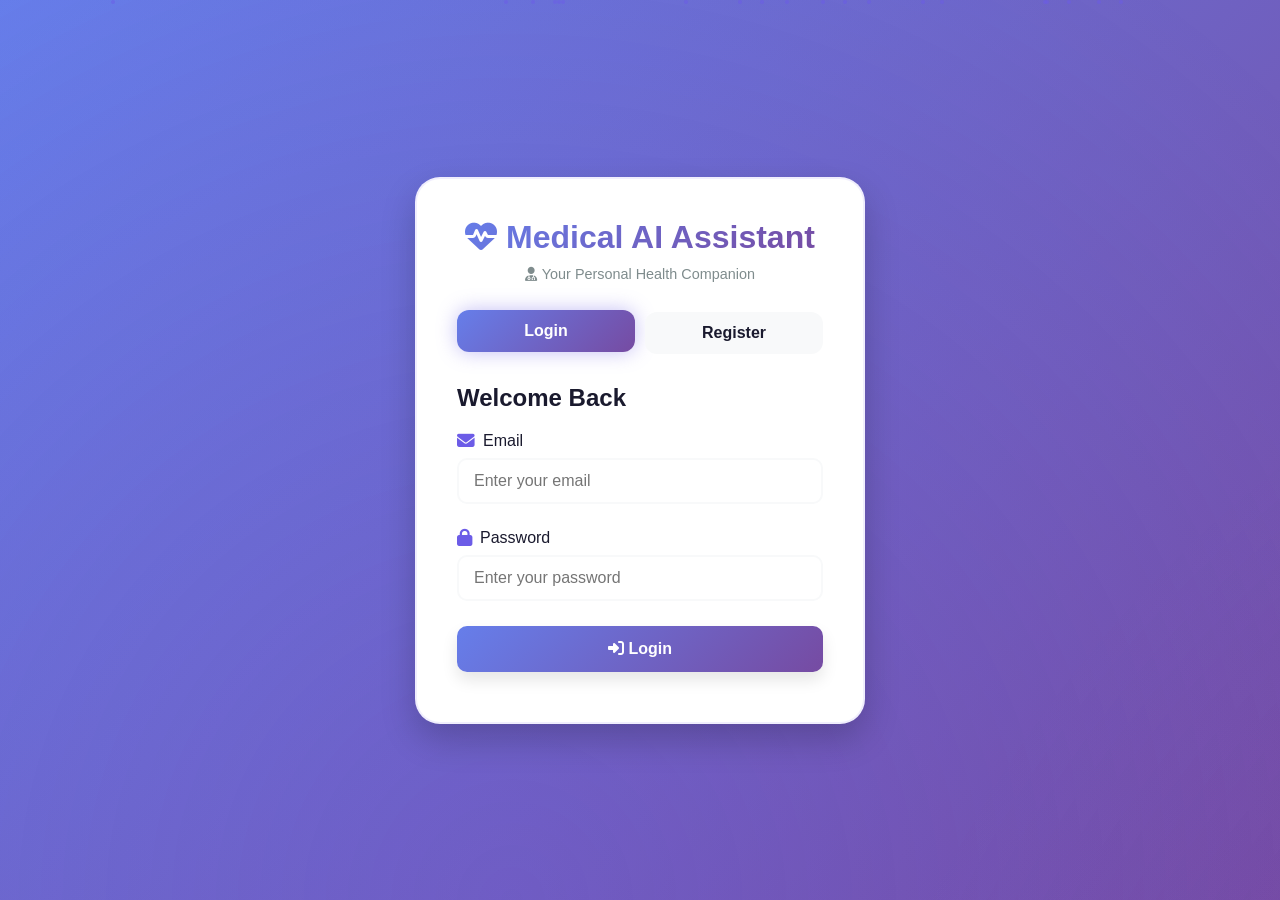
<file: frontend/index.html>
<!DOCTYPE html>
<html lang="en">
<head>
    <meta charset="UTF-8">
    <meta name="viewport" content="width=device-width, initial-scale=1.0">
    <title>Medical AI Assistant - Login</title>
    <link rel="stylesheet" href="css/styles.css">
    <link rel="stylesheet" href="https://cdnjs.cloudflare.com/ajax/libs/font-awesome/6.4.0/css/all.min.css">
</head>
<body class="login-page">
    <div class="login-container">
        <div class="login-card">
            <div class="logo">
                <h1><i class="fas fa-heartbeat"></i> Medical AI Assistant</h1>
                <p><i class="fas fa-user-md"></i> Your Personal Health Companion</p>
            </div>

            <div class="tabs">
                <button class="tab-btn active" onclick="showTab('login')">Login</button>
                <button class="tab-btn" onclick="showTab('register')">Register</button>
            </div>

            <!-- Login Form -->
            <form id="loginForm" class="auth-form active">
                <h2>Welcome Back</h2>
                
                <div class="form-group">
                    <label for="loginEmail"><i class="fas fa-envelope"></i> Email</label>
                    <input type="email" id="loginEmail" required placeholder="Enter your email">
                </div>

                <div class="form-group">
                    <label for="loginPassword"><i class="fas fa-lock"></i> Password</label>
                    <input type="password" id="loginPassword" required placeholder="Enter your password">
                </div>

                <button type="submit" class="btn btn-primary">
                    <i class="fas fa-sign-in-alt"></i> Login
                </button>

            </form>

            <!-- Register Form -->
            <form id="registerForm" class="auth-form">
                <h2>Create Account</h2>
                
                <div class="form-group">
                    <label for="registerName"><i class="fas fa-user"></i> Full Name</label>
                    <input type="text" id="registerName" required placeholder="Enter your name">
                </div>

                <div class="form-group">
                    <label for="registerEmail"><i class="fas fa-envelope"></i> Email</label>
                    <input type="email" id="registerEmail" required placeholder="Enter your email">
                </div>

                <div class="form-group">
                    <label for="registerPassword"><i class="fas fa-lock"></i> Password</label>
                    <input type="password" id="registerPassword" required placeholder="Create a password">
                </div>

                <div class="form-group">
                    <label for="registerAge"><i class="fas fa-calendar-alt"></i> Age</label>
                    <input type="number" id="registerAge" placeholder="Enter your age">
                </div>

                <div class="form-group">
                    <label for="registerAddress"><i class="fas fa-map-marker-alt"></i> Address</label>
                    <input type="text" id="registerAddress" placeholder="Enter your address">
                </div>

                <button type="submit" class="btn btn-primary">
                    <i class="fas fa-user-plus"></i> Register
                </button>
            </form>

            <div id="message" class="message"></div>
        </div>
    </div>

    <script src="js/app.js"></script>
    <script>
        function showTab(tab) {
            const loginForm = document.getElementById('loginForm');
            const registerForm = document.getElementById('registerForm');
            const tabs = document.querySelectorAll('.tab-btn');

            tabs.forEach(t => t.classList.remove('active'));

            if (tab === 'login') {
                loginForm.classList.add('active');
                registerForm.classList.remove('active');
                tabs[0].classList.add('active');
            } else {
                registerForm.classList.add('active');
                loginForm.classList.remove('active');
                tabs[1].classList.add('active');
            }
        }

        document.getElementById('loginForm').addEventListener('submit', async (e) => {
            e.preventDefault();
            
            const email = document.getElementById('loginEmail').value;
            const password = document.getElementById('loginPassword').value;

            try {
                const response = await fetch('http://localhost:5000/api/login', {
                    method: 'POST',
                    headers: { 'Content-Type': 'application/json' },
                    body: JSON.stringify({ email, password })
                });

                const data = await response.json();

                if (response.ok) {
                    localStorage.setItem('token', data.token);
                    localStorage.setItem('user', JSON.stringify(data.user));
                    showMessage('Login successful! Redirecting...', 'success');
                    setTimeout(() => window.location.href = 'dashboard.html', 1500);
                } else {
                    showMessage(data.error || 'Login failed', 'error');
                }
            } catch (error) {
                showMessage('Connection error. Please try again.', 'error');
            }
        });

        document.getElementById('registerForm').addEventListener('submit', async (e) => {
            e.preventDefault();
            
            const name = document.getElementById('registerName').value;
            const email = document.getElementById('registerEmail').value;
            const password = document.getElementById('registerPassword').value;
            const age = document.getElementById('registerAge').value;
            const address = document.getElementById('registerAddress').value;

            try {
                const response = await fetch('http://localhost:5000/api/register', {
                    method: 'POST',
                    headers: { 'Content-Type': 'application/json' },
                    body: JSON.stringify({ name, email, password, age, address })
                });

                const data = await response.json();

                if (response.ok) {
                    showMessage('Registration successful! Please login.', 'success');
                    setTimeout(() => showTab('login'), 1500);
                } else {
                    showMessage(data.error || 'Registration failed', 'error');
                }
            } catch (error) {
                showMessage('Connection error. Please try again.', 'error');
            }
        });

        function showMessage(text, type) {
            const messageDiv = document.getElementById('message');
            messageDiv.textContent = text;
            messageDiv.className = `message ${type}`;
            messageDiv.style.display = 'block';
            
            setTimeout(() => {
                messageDiv.style.display = 'none';
            }, 5000);
        }
    </script>
</body>
</html>
</file>
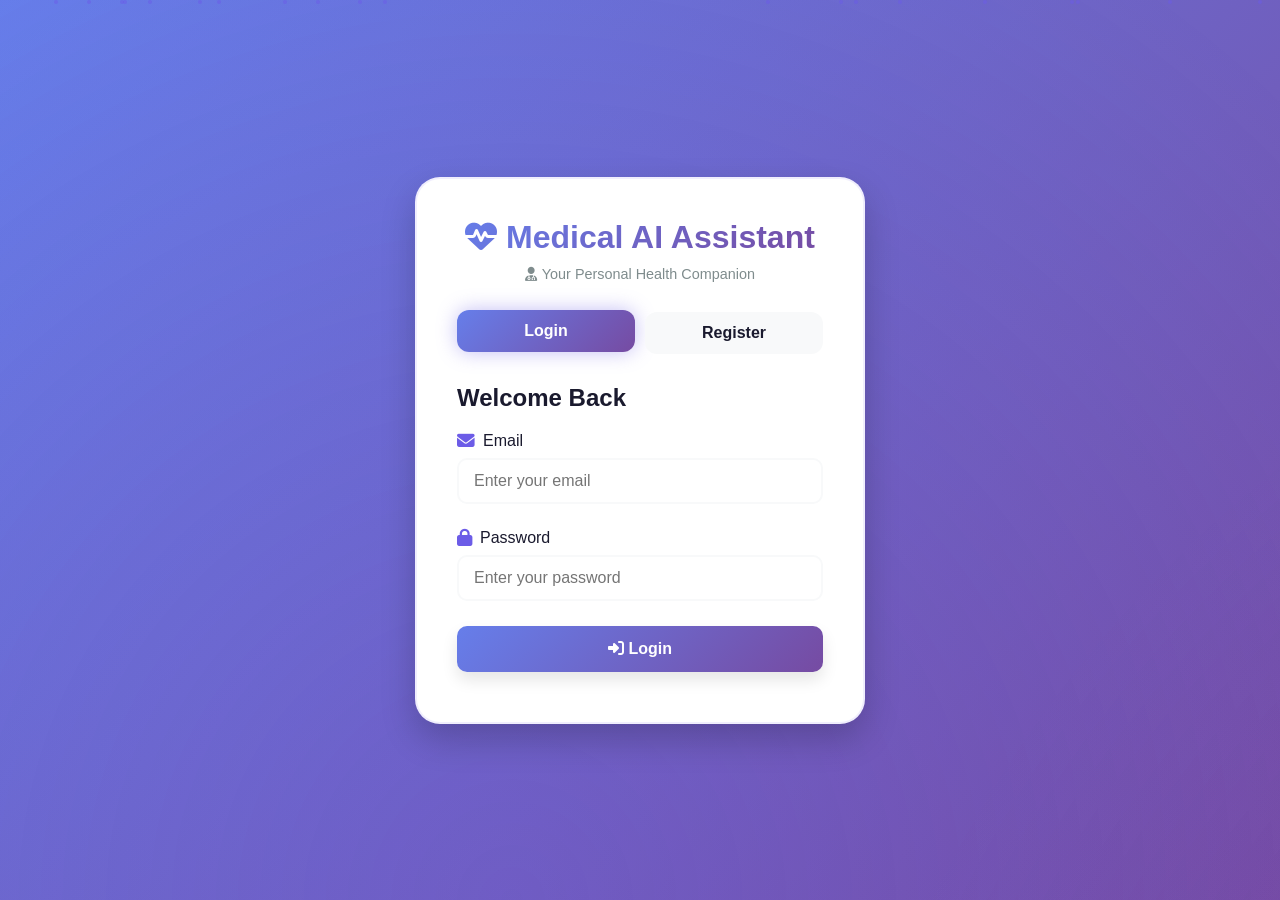
<file: frontend/about.html>
<!DOCTYPE html>
<html lang="en">
<head>
    <meta charset="UTF-8">
    <meta name="viewport" content="width=device-width, initial-scale=1.0">
    <title>About Us - Medical AI Assistant</title>
    <link rel="stylesheet" href="css/styles.css">
    <link rel="stylesheet" href="https://cdnjs.cloudflare.com/ajax/libs/font-awesome/6.4.0/css/all.min.css">
</head>
<body>
    <div class="dashboard">
        <aside class="sidebar">
            <div class="sidebar-header">
                <h2>🏥 Medical AI</h2>
            </div>
            <nav>
                <ul class="nav-menu">
                    <li class="nav-item"><a href="dashboard.html" class="nav-link"><span>📊</span> Dashboard</a></li>
                    <li class="nav-item"><a href="profile.html" class="nav-link"><span>👤</span> Profile</a></li>
                    <li class="nav-item"><a href="skin-analysis.html" class="nav-link"><span>🔬</span> Skin Analysis</a></li>
                    <li class="nav-item"><a href="lab-analysis.html" class="nav-link"><span>🧪</span> Lab Results</a></li>
                    <li class="nav-item"><a href="chatbot.html" class="nav-link"><span>💬</span> AI Chatbot</a></li>
                    <li class="nav-item"><a href="sound-analysis.html" class="nav-link"><span>🎤</span> Sound Analysis</a></li>
                    <li class="nav-item"><a href="health-records.html" class="nav-link"><span>📋</span> Health Records</a></li>
                    <li class="nav-item"><a href="about.html" class="nav-link active"><span>ℹ️</span> About Us</a></li>
                    <li class="nav-item"><a href="contact.html" class="nav-link"><span>📧</span> Contact</a></li>
                    <li class="nav-item"><a href="#" class="nav-link" onclick="logout()"><span>🚪</span> Logout</a></li>
                </ul>
            </nav>
        </aside>

        <main class="main-content">
            <div class="header">
                <h1>ℹ️ About Medical AI Assistant</h1>
            </div>

            <div class="card">
                <h2>Our Mission</h2>
                <p style="line-height: 1.8; color: #7f8c8d;">
                    Medical AI Assistant is an advanced healthcare platform that leverages artificial intelligence 
                    to provide preliminary health assessments and medical guidance. Our mission is to make healthcare 
                    more accessible and help people make informed decisions about their health.
                </p>
            </div>

            <div class="card">
                <h2>Features</h2>
                <div class="stats-grid">
                    <div style="padding: 20px; background: #f8f9fa; border-radius: 10px;">
                        <h3>🔬 Skin Analysis</h3>
                        <p>AI-powered analysis of skin conditions using computer vision technology</p>
                    </div>
                    <div style="padding: 20px; background: #f8f9fa; border-radius: 10px;">
                        <h3>🧪 Lab Results</h3>
                        <p>Intelligent interpretation of laboratory test results</p>
                    </div>
                    <div style="padding: 20px; background: #f8f9fa; border-radius: 10px;">
                        <h3>💬 AI Chatbot</h3>
                        <p>Interactive medical consultation based on symptoms</p>
                    </div>
                    <div style="padding: 20px; background: #f8f9fa; border-radius: 10px;">
                        <h3>🎤 Sound Analysis</h3>
                        <p>Respiratory health assessment through audio analysis</p>
                    </div>
                </div>
            </div>

            <div class="card">
                <h2>Technology Stack</h2>
                <ul style="line-height: 2; color: #7f8c8d;">
                    <li><strong>Frontend:</strong> HTML5, CSS3, JavaScript</li>
                    <li><strong>Backend:</strong> Python, Flask</li>
                    <li><strong>Database:</strong> SQLite</li>
                    <li><strong>AI/ML:</strong> TensorFlow, PyTorch, OpenCV</li>
                    <li><strong>Audio Processing:</strong> Librosa</li>
                </ul>
            </div>

            <div class="card">
                <h2>⚠️ Important Disclaimer</h2>
                <p style="line-height: 1.8; color: #e74c3c; background: #fee; padding: 20px; border-radius: 10px;">
                    This application is designed to provide preliminary health information and should NOT be used 
                    as a substitute for professional medical advice, diagnosis, or treatment. Always seek the advice 
                    of your physician or other qualified health provider with any questions you may have regarding 
                    a medical condition. Never disregard professional medical advice or delay in seeking it because 
                    of something you have read or received from this application.
                </p>
            </div>
        </main>
    </div>

    <script src="js/app.js"></script>
    <script>
        checkAuth();

        function logout() {
            localStorage.clear();
            window.location.href = 'index.html';
        }
    </script>
</body>
</html>
</file>
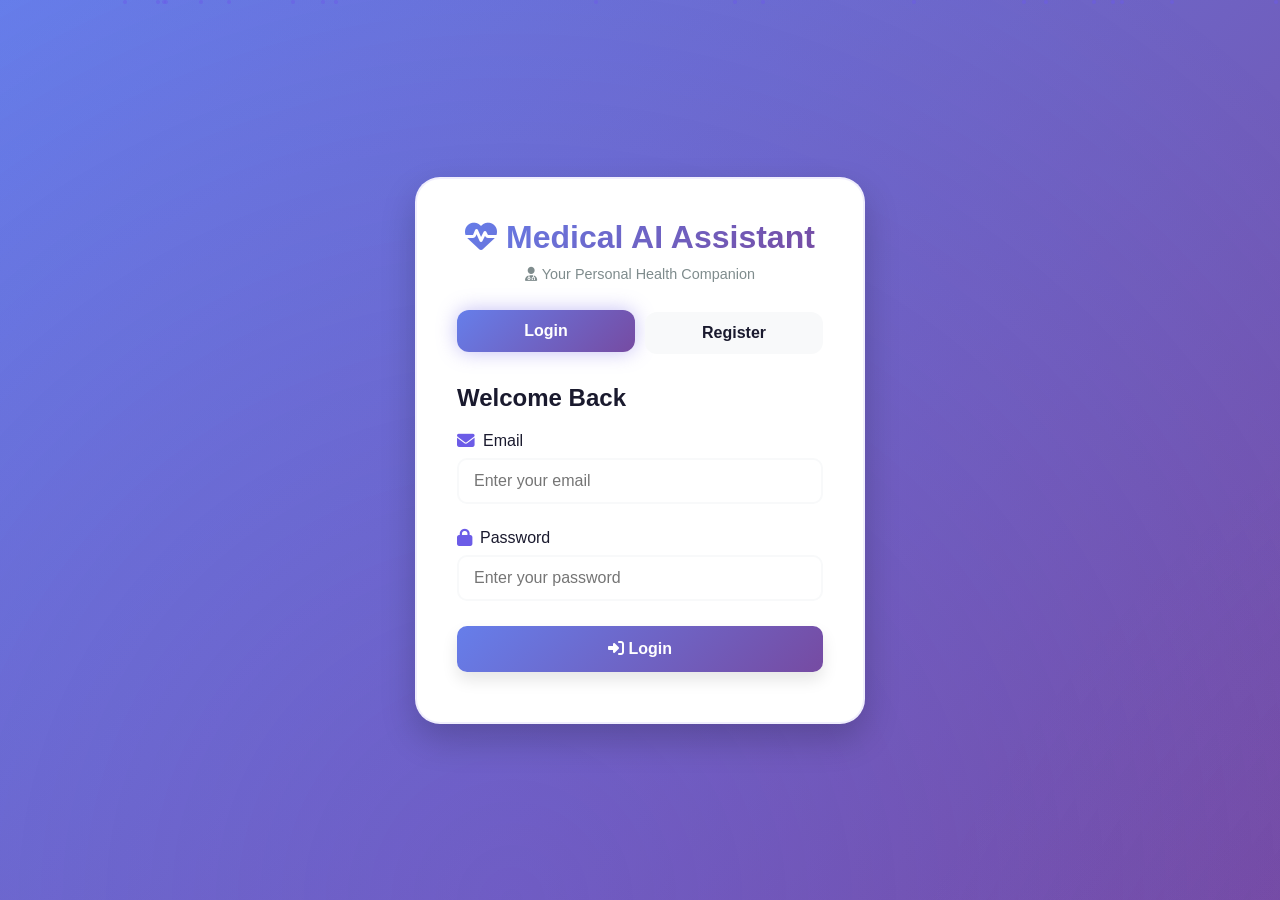
<file: frontend/chatbot.html>
<!DOCTYPE html>
<html lang="en">
<head>
    <meta charset="UTF-8">
    <meta name="viewport" content="width=device-width, initial-scale=1.0">
    <title>AI Chatbot - Medical AI Assistant</title>
    <link rel="stylesheet" href="css/styles.css">
    <link rel="stylesheet" href="https://cdnjs.cloudflare.com/ajax/libs/font-awesome/6.4.0/css/all.min.css">
</head>
<body>
    <div class="dashboard">
        <aside class="sidebar">
            <div class="sidebar-header">
                <h2>🏥 Medical AI</h2>
            </div>
            <nav>
                <ul class="nav-menu">
                    <li class="nav-item"><a href="dashboard.html" class="nav-link"><span>📊</span> Dashboard</a></li>
                    <li class="nav-item"><a href="profile.html" class="nav-link"><span>👤</span> Profile</a></li>
                    <li class="nav-item"><a href="skin-analysis.html" class="nav-link"><span>🔬</span> Skin Analysis</a></li>
                    <li class="nav-item"><a href="lab-analysis.html" class="nav-link"><span>🧪</span> Lab Results</a></li>
                    <li class="nav-item"><a href="chatbot.html" class="nav-link active"><span>💬</span> AI Chatbot</a></li>
                    <li class="nav-item"><a href="sound-analysis.html" class="nav-link"><span>🎤</span> Sound Analysis</a></li>
                    <li class="nav-item"><a href="health-records.html" class="nav-link"><span>📋</span> Health Records</a></li>
                    <li class="nav-item"><a href="about.html" class="nav-link"><span>ℹ️</span> About Us</a></li>
                    <li class="nav-item"><a href="contact.html" class="nav-link"><span>📧</span> Contact</a></li>
                    <li class="nav-item"><a href="#" class="nav-link" onclick="logout()"><span>🚪</span> Logout</a></li>
                </ul>
            </nav>
        </aside>

        <main class="main-content">
            <div class="header">
                <h1>💬 Medical AI Chatbot</h1>
            </div>

            <div class="card">
                <div class="chat-container">
                    <div class="chat-messages" id="chatMessages">
                        <div class="message-bubble message-bot">
                            Hello! I'm your medical AI assistant. Describe your symptoms, and I'll provide medical advice. Remember, I'm not a replacement for professional medical care.
                        </div>
                    </div>

                    <div class="chat-input-area">
                        <input type="text" class="chat-input" id="chatInput" placeholder="Describe your symptoms..." onkeypress="handleKeyPress(event)">
                        <button class="btn-send" onclick="sendMessage()">Send</button>
                    </div>
                </div>
            </div>

            <div class="card">
                <div class="card-header">
                    <h2 class="card-title">💡 Example Questions</h2>
                </div>
                <div style="display: grid; gap: 10px;">
                    <button class="btn btn-primary" onclick="askQuestion('I have a fever and headache')">I have a fever and headache</button>
                    <button class="btn btn-primary" onclick="askQuestion('I have chest pain')">I have chest pain</button>
                    <button class="btn btn-primary" onclick="askQuestion('I have a persistent cough')">I have a persistent cough</button>
                    <button class="btn btn-primary" onclick="askQuestion('I feel dizzy and nauseous')">I feel dizzy and nauseous</button>
                </div>
            </div>
        </main>
    </div>

    <script src="js/app.js"></script>
    <script>
        checkAuth();

        function handleKeyPress(event) {
            if (event.key === 'Enter') {
                sendMessage();
            }
        }

        function askQuestion(question) {
            document.getElementById('chatInput').value = question;
            sendMessage();
        }

        async function sendMessage() {
            const input = document.getElementById('chatInput');
            const message = input.value.trim();
            
            if (!message) return;
            
            // Add user message to chat
            addMessage(message, 'user');
            input.value = '';
            
            // Show typing indicator
            const typingId = addTypingIndicator();
            
            try {
                const response = await apiCall('/chatbot', {
                    method: 'POST',
                    headers: { 'Content-Type': 'application/json' },
                    body: JSON.stringify({ message })
                });
                
                removeTypingIndicator(typingId);
                addMessage(response.response, 'bot');
            } catch (error) {
                removeTypingIndicator(typingId);
                addMessage('Sorry, I encountered an error. Please try again.', 'bot');
                showNotification('Failed to get response', 'error');
            }
        }

        function addMessage(text, sender) {
            const messagesContainer = document.getElementById('chatMessages');
            const messageDiv = document.createElement('div');
            messageDiv.className = `message-bubble message-${sender}`;
            messageDiv.textContent = text;
            messageDiv.style.whiteSpace = 'pre-wrap';
            
            messagesContainer.appendChild(messageDiv);
            messagesContainer.scrollTop = messagesContainer.scrollHeight;
        }

        function addTypingIndicator() {
            const messagesContainer = document.getElementById('chatMessages');
            const typingDiv = document.createElement('div');
            typingDiv.className = 'message-bubble message-bot';
            typingDiv.id = 'typing-' + Date.now();
            typingDiv.textContent = 'Typing...';
            
            messagesContainer.appendChild(typingDiv);
            messagesContainer.scrollTop = messagesContainer.scrollHeight;
            
            return typingDiv.id;
        }

        function removeTypingIndicator(id) {
            const typingDiv = document.getElementById(id);
            if (typingDiv) {
                typingDiv.remove();
            }
        }

        function logout() {
            localStorage.clear();
            window.location.href = 'index.html';
        }
    </script>
</body>
</html>
</file>
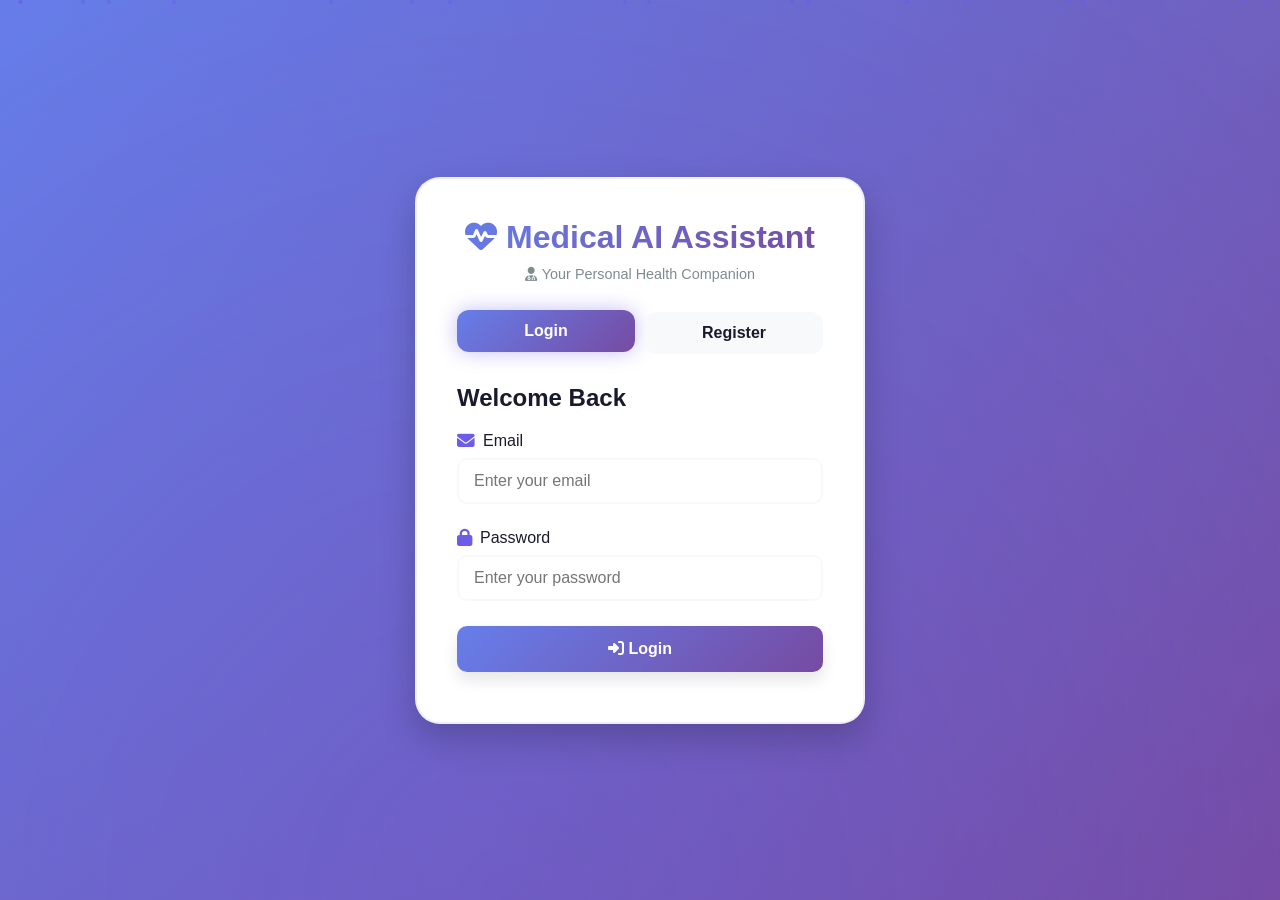
<file: frontend/contact.html>
<!DOCTYPE html>
<html lang="en">
<head>
    <meta charset="UTF-8">
    <meta name="viewport" content="width=device-width, initial-scale=1.0">
    <title>Contact Us - Medical AI Assistant</title>
    <link rel="stylesheet" href="css/styles.css">
    <link rel="stylesheet" href="https://cdnjs.cloudflare.com/ajax/libs/font-awesome/6.4.0/css/all.min.css">
</head>
<body>
    <div class="dashboard">
        <aside class="sidebar">
            <div class="sidebar-header">
                <h2>🏥 Medical AI</h2>
            </div>
            <nav>
                <ul class="nav-menu">
                    <li class="nav-item"><a href="dashboard.html" class="nav-link"><span>📊</span> Dashboard</a></li>
                    <li class="nav-item"><a href="profile.html" class="nav-link"><span>👤</span> Profile</a></li>
                    <li class="nav-item"><a href="skin-analysis.html" class="nav-link"><span>🔬</span> Skin Analysis</a></li>
                    <li class="nav-item"><a href="lab-analysis.html" class="nav-link"><span>🧪</span> Lab Results</a></li>
                    <li class="nav-item"><a href="chatbot.html" class="nav-link"><span>💬</span> AI Chatbot</a></li>
                    <li class="nav-item"><a href="sound-analysis.html" class="nav-link"><span>🎤</span> Sound Analysis</a></li>
                    <li class="nav-item"><a href="health-records.html" class="nav-link"><span>📋</span> Health Records</a></li>
                    <li class="nav-item"><a href="about.html" class="nav-link"><span>ℹ️</span> About Us</a></li>
                    <li class="nav-item"><a href="contact.html" class="nav-link active"><span>📧</span> Contact</a></li>
                    <li class="nav-item"><a href="#" class="nav-link" onclick="logout()"><span>🚪</span> Logout</a></li>
                </ul>
            </nav>
        </aside>

        <main class="main-content">
            <div class="header">
                <h1>📧 Contact Us</h1>
            </div>

            <div class="card">
                <h2>Get in Touch</h2>
                <p style="color: #7f8c8d; margin-bottom: 30px;">
                    Have questions or feedback? We'd love to hear from you!
                </p>

                <form id="contactForm">
                    <div class="form-group">
                        <label for="subject">Subject</label>
                        <input type="text" id="subject" required>
                    </div>

                    <div class="form-group">
                        <label for="message">Message</label>
                        <textarea id="message" rows="6" required></textarea>
                    </div>

                    <button type="submit" class="btn btn-primary">Send Message</button>
                </form>
            </div>

            <div class="card">
                <h2>Contact Information</h2>
                <div style="line-height: 2.5;">
                    <p>📧 Email: support@medicalai.com</p>
                    <p>📞 Phone: +1 (555) 123-4567</p>
                    <p>📍 Address: 123 Health Street, Medical City, MC 12345</p>
                </div>
            </div>
        </main>
    </div>

    <script src="js/app.js"></script>
    <script>
        checkAuth();

        document.getElementById('contactForm').addEventListener('submit', (e) => {
            e.preventDefault();
            showNotification('Message sent successfully! We will get back to you soon.', 'success');
            e.target.reset();
        });

        function logout() {
            localStorage.clear();
            window.location.href = 'index.html';
        }
    </script>
</body>
</html>
</file>
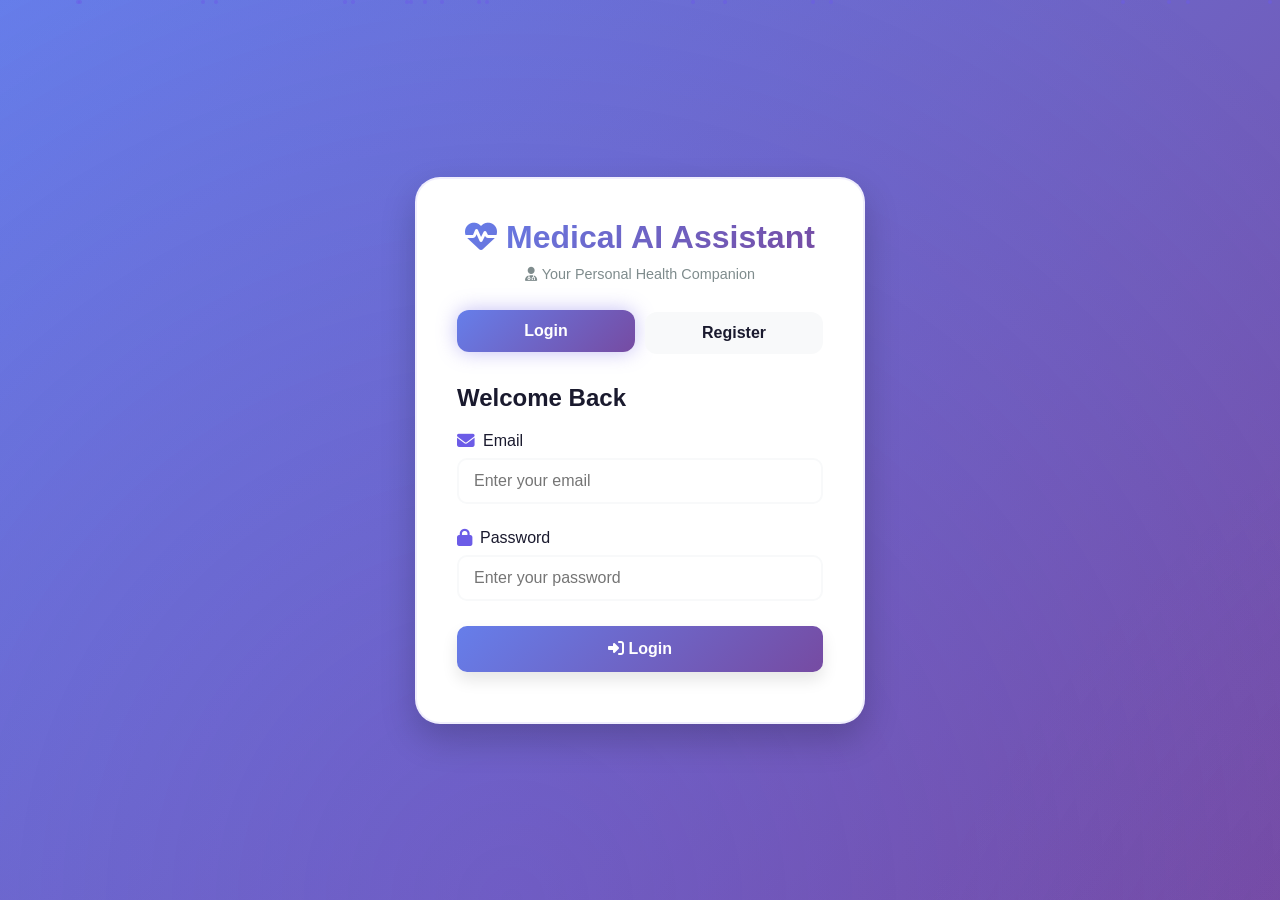
<file: frontend/dashboard.html>
<!DOCTYPE html>
<html lang="en">
<head>
    <meta charset="UTF-8">
    <meta name="viewport" content="width=device-width, initial-scale=1.0">
    <title>Dashboard - Medical AI Assistant</title>
    <link rel="stylesheet" href="css/styles.css">
    <link rel="stylesheet" href="https://cdnjs.cloudflare.com/ajax/libs/font-awesome/6.4.0/css/all.min.css">
</head>
<body>
    <div class="dashboard">
        <!-- Sidebar -->
        <aside class="sidebar">
            <div class="sidebar-header">
                <h2><i class="fas fa-heartbeat"></i> Medical AI</h2>
            </div>
            <nav>
                <ul class="nav-menu">
                    <li class="nav-item">
                        <a href="dashboard.html" class="nav-link active">
                            <i class="fas fa-chart-line"></i> Dashboard
                        </a>
                    </li>
                    <li class="nav-item">
                        <a href="profile.html" class="nav-link">
                            <i class="fas fa-user-circle"></i> Profile
                        </a>
                    </li>
                    <li class="nav-item">
                        <a href="skin-analysis.html" class="nav-link">
                            <i class="fas fa-microscope"></i> Skin Analysis
                        </a>
                    </li>
                    <li class="nav-item">
                        <a href="lab-analysis.html" class="nav-link">
                            <i class="fas fa-flask"></i> Lab Results
                        </a>
                    </li>
                    <li class="nav-item">
                        <a href="chatbot.html" class="nav-link">
                            <i class="fas fa-robot"></i> AI Chatbot
                        </a>
                    </li>
                    <li class="nav-item">
                        <a href="sound-analysis.html" class="nav-link">
                            <i class="fas fa-microphone-alt"></i> Sound Analysis
                        </a>
                    </li>
                    <li class="nav-item">
                        <a href="health-records.html" class="nav-link">
                            <i class="fas fa-file-medical"></i> Health Records
                        </a>
                    </li>
                    <li class="nav-item">
                        <a href="about.html" class="nav-link">
                            <i class="fas fa-info-circle"></i> About Us
                        </a>
                    </li>
                    <li class="nav-item">
                        <a href="contact.html" class="nav-link">
                            <i class="fas fa-envelope"></i> Contact
                        </a>
                    </li>
                    <li class="nav-item">
                        <a href="#" class="nav-link" onclick="logout()">
                            <i class="fas fa-sign-out-alt"></i> Logout
                        </a>
                    </li>
                </ul>
            </nav>
        </aside>

        <!-- Main Content -->
        <main class="main-content">
            <div class="header">
                <h1>Dashboard</h1>
                <div class="user-info">
                    <div class="user-avatar" id="userAvatar">U</div>
                    <span id="userName">User</span>
                </div>
            </div>

            <!-- Stats Grid -->
            <div class="stats-grid">
                <div class="stat-card">
                    <i class="fas fa-chart-bar" style="font-size: 2.5rem; opacity: 0.3; position: absolute; right: 20px; top: 20px;"></i>
                    <h3 id="totalAnalyses">0</h3>
                    <p><i class="fas fa-clipboard-check"></i> Total Analyses</p>
                </div>
                <div class="stat-card">
                    <i class="fas fa-microscope" style="font-size: 2.5rem; opacity: 0.3; position: absolute; right: 20px; top: 20px;"></i>
                    <h3 id="skinAnalyses">0</h3>
                    <p><i class="fas fa-hand-sparkles"></i> Skin Analyses</p>
                </div>
                <div class="stat-card">
                    <i class="fas fa-flask" style="font-size: 2.5rem; opacity: 0.3; position: absolute; right: 20px; top: 20px;"></i>
                    <h3 id="labAnalyses">0</h3>
                    <p><i class="fas fa-vial"></i> Lab Analyses</p>
                </div>
                <div class="stat-card">
                    <i class="fas fa-microphone-alt" style="font-size: 2.5rem; opacity: 0.3; position: absolute; right: 20px; top: 20px;"></i>
                    <h3 id="soundAnalyses">0</h3>
                    <p><i class="fas fa-volume-up"></i> Sound Analyses</p>
                </div>
            </div>

            <!-- Quick Actions -->
            <div class="card">
                <div class="card-header">
                    <h2 class="card-title"><i class="fas fa-bolt"></i> Quick Actions</h2>
                </div>
                <div class="stats-grid">
                    <a href="skin-analysis.html" class="btn btn-primary"><i class="fas fa-microscope"></i> Analyze Skin</a>
                    <a href="lab-analysis.html" class="btn btn-primary"><i class="fas fa-flask"></i> Analyze Lab Results</a>
                    <a href="chatbot.html" class="btn btn-primary"><i class="fas fa-robot"></i> Chat with AI</a>
                    <a href="sound-analysis.html" class="btn btn-primary"><i class="fas fa-microphone-alt"></i> Analyze Sound</a>
                </div>
            </div>

            <!-- Recent Records -->
            <div class="card">
                <div class="card-header">
                    <h2 class="card-title"><i class="fas fa-history"></i> Recent Health Records</h2>
                    <a href="health-records.html" style="color: var(--primary-color);"><i class="fas fa-arrow-right"></i> View All</a>
                </div>
                <div id="recentRecords">
                    <p style="text-align: center; color: #7f8c8d;"><i class="fas fa-spinner fa-spin"></i> Loading...</p>
                </div>
            </div>

            <!-- Health Chart -->
            <div class="card">
                <div class="card-header">
                    <h2 class="card-title"><i class="fas fa-chart-area"></i> Health Overview</h2>
                </div>
                <canvas id="healthChart" width="400" height="200"></canvas>
            </div>
        </main>
    </div>

    <script src="js/app.js"></script>
    <script>
        // Check authentication
        checkAuth();

        // Load dashboard data
        loadDashboardData();

        async function loadDashboardData() {
            const token = localStorage.getItem('token');
            const user = JSON.parse(localStorage.getItem('user') || '{}');

            // Update user info
            document.getElementById('userName').textContent = user.name || 'User';
            document.getElementById('userAvatar').textContent = (user.name || 'U')[0].toUpperCase();

            try {
                const response = await fetch('http://localhost:5000/api/dashboard/stats', {
                    headers: {
                        'Authorization': `Bearer ${token}`
                    }
                });

                if (response.ok) {
                    const data = await response.json();
                    
                    // Update stats
                    document.getElementById('totalAnalyses').textContent = data.total_analyses;
                    document.getElementById('skinAnalyses').textContent = data.skin_analyses;
                    document.getElementById('labAnalyses').textContent = data.lab_analyses;
                    document.getElementById('soundAnalyses').textContent = data.sound_analyses;

                    // Display recent records
                    displayRecentRecords(data.recent_records);
                }
            } catch (error) {
                console.error('Error loading dashboard data:', error);
            }
        }

        function displayRecentRecords(records) {
            const container = document.getElementById('recentRecords');
            
            if (!records || records.length === 0) {
                container.innerHTML = '<p style="text-align: center; color: #7f8c8d;">No records yet. Start by analyzing your health!</p>';
                return;
            }

            container.innerHTML = records.map(record => `
                <div class="result-item">
                    <div style="display: flex; justify-content: space-between; align-items: center;">
                        <div>
                            <div class="result-label">${record.record_type.toUpperCase()} Analysis</div>
                            <div class="result-value">${record.diagnosis}</div>
                            <small style="color: #95a5a6;">${new Date(record.created_at).toLocaleDateString()}</small>
                        </div>
                        <span class="severity-badge severity-${record.severity}">${record.severity}</span>
                    </div>
                </div>
            `).join('');
        }

        function logout() {
            localStorage.removeItem('token');
            localStorage.removeItem('user');
            window.location.href = 'index.html';
        }
    </script>
</body>
</html>
</file>
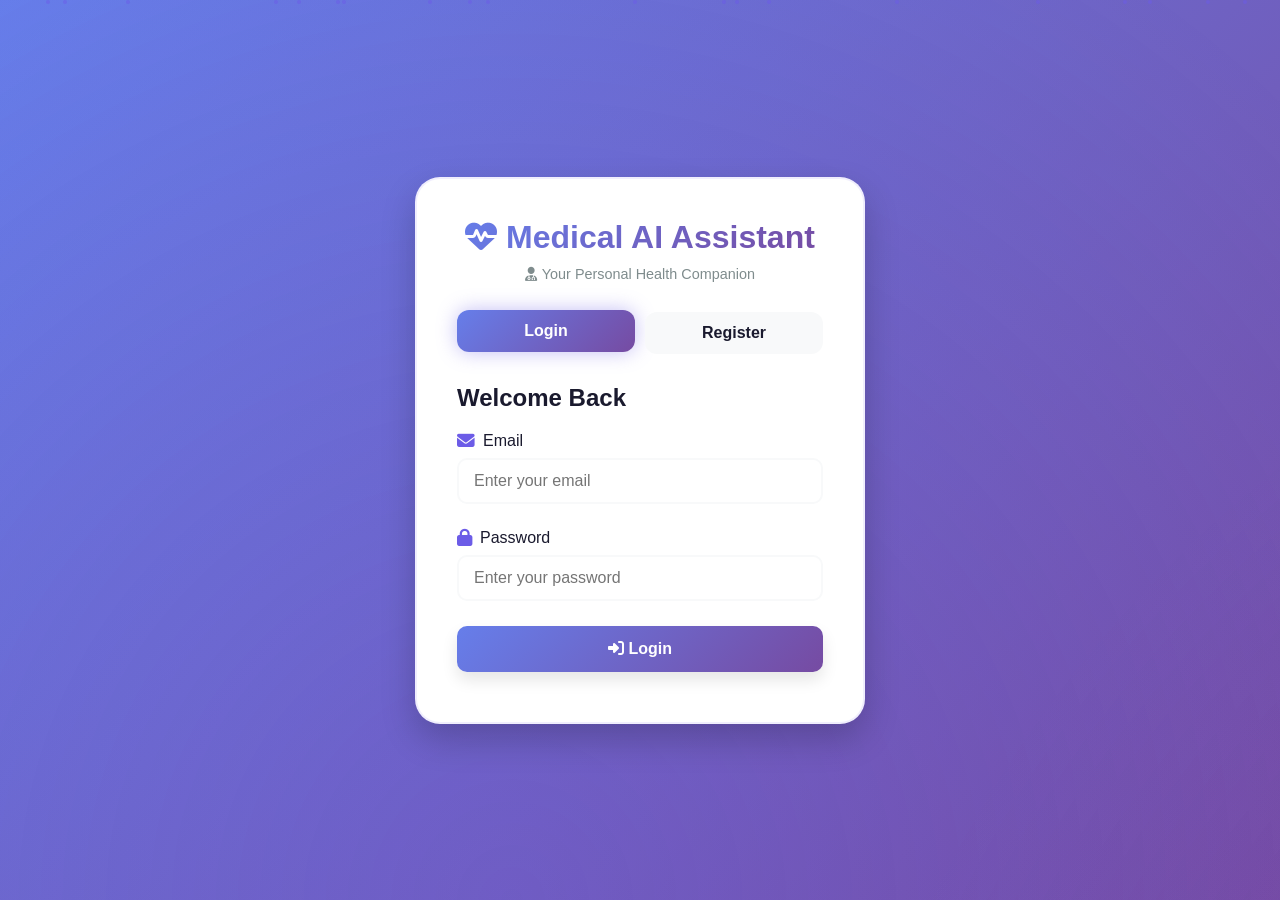
<file: frontend/health-records.html>
<!DOCTYPE html>
<html lang="en">
<head>
    <meta charset="UTF-8">
    <meta name="viewport" content="width=device-width, initial-scale=1.0">
    <title>Health Records - Medical AI Assistant</title>
    <link rel="stylesheet" href="css/styles.css">
    <link rel="stylesheet" href="https://cdnjs.cloudflare.com/ajax/libs/font-awesome/6.4.0/css/all.min.css">
</head>
<body>
    <div class="dashboard">
        <aside class="sidebar">
            <div class="sidebar-header">
                <h2>🏥 Medical AI</h2>
            </div>
            <nav>
                <ul class="nav-menu">
                    <li class="nav-item"><a href="dashboard.html" class="nav-link"><span>📊</span> Dashboard</a></li>
                    <li class="nav-item"><a href="profile.html" class="nav-link"><span>👤</span> Profile</a></li>
                    <li class="nav-item"><a href="skin-analysis.html" class="nav-link"><span>🔬</span> Skin Analysis</a></li>
                    <li class="nav-item"><a href="lab-analysis.html" class="nav-link"><span>🧪</span> Lab Results</a></li>
                    <li class="nav-item"><a href="chatbot.html" class="nav-link"><span>💬</span> AI Chatbot</a></li>
                    <li class="nav-item"><a href="sound-analysis.html" class="nav-link"><span>🎤</span> Sound Analysis</a></li>
                    <li class="nav-item"><a href="health-records.html" class="nav-link active"><span>📋</span> Health Records</a></li>
                    <li class="nav-item"><a href="about.html" class="nav-link"><span>ℹ️</span> About Us</a></li>
                    <li class="nav-item"><a href="contact.html" class="nav-link"><span>📧</span> Contact</a></li>
                    <li class="nav-item"><a href="#" class="nav-link" onclick="logout()"><span>🚪</span> Logout</a></li>
                </ul>
            </nav>
        </aside>

        <main class="main-content">
            <div class="header">
                <h1>📋 Health Records</h1>
            </div>

            <div class="card">
                <div class="card-header">
                    <h2 class="card-title">Your Medical History</h2>
                    <select id="filterType" onchange="filterRecords()" style="padding: 8px; border-radius: 5px; border: 2px solid var(--light-color);">
                        <option value="all">All Records</option>
                        <option value="skin">Skin Analysis</option>
                        <option value="lab">Lab Results</option>
                        <option value="sound">Sound Analysis</option>
                    </select>
                </div>

                <div id="recordsContainer">
                    <p style="text-align: center; color: #7f8c8d;">Loading records...</p>
                </div>
            </div>
        </main>
    </div>

    <script src="js/app.js"></script>
    <script>
        checkAuth();

        let allRecords = [];

        loadRecords();

        async function loadRecords() {
            try {
                const records = await apiCall('/records');
                allRecords = records;
                displayRecords(records);
            } catch (error) {
                document.getElementById('recordsContainer').innerHTML = `
                    <div class="message error">Failed to load records</div>
                `;
            }
        }

        function filterRecords() {
            const filterType = document.getElementById('filterType').value;
            
            if (filterType === 'all') {
                displayRecords(allRecords);
            } else {
                const filtered = allRecords.filter(r => r.record_type === filterType);
                displayRecords(filtered);
            }
        }

        function displayRecords(records) {
            const container = document.getElementById('recordsContainer');
            
            if (!records || records.length === 0) {
                container.innerHTML = `
                    <p style="text-align: center; color: #7f8c8d; padding: 40px;">
                        No records found. Start by analyzing your health!
                    </p>
                `;
                return;
            }

            container.innerHTML = records.map(record => `
                <div class="result-box" style="margin-bottom: 20px;">
                    <div style="display: flex; justify-content: space-between; align-items: start; margin-bottom: 15px;">
                        <div>
                            <h3 style="margin-bottom: 5px;">
                                ${getRecordIcon(record.record_type)} ${record.record_type.toUpperCase()} Analysis
                            </h3>
                            <small style="color: #95a5a6;">${formatDate(record.created_at)}</small>
                        </div>
                        <span class="severity-badge severity-${record.severity}">${record.severity.toUpperCase()}</span>
                    </div>
                    
                    <div class="result-item">
                        <div class="result-label">Diagnosis</div>
                        <div class="result-value">${record.diagnosis}</div>
                    </div>
                    
                    <div class="result-item">
                        <div class="result-label">Treatment</div>
                        <div class="result-value">${record.treatment}</div>
                    </div>
                </div>
            `).join('');
        }

        function getRecordIcon(type) {
            const icons = {
                'skin': '🔬',
                'lab': '🧪',
                'sound': '🎤'
            };
            return icons[type] || '📋';
        }

        function logout() {
            localStorage.clear();
            window.location.href = 'index.html';
        }
    </script>
</body>
</html>
</file>
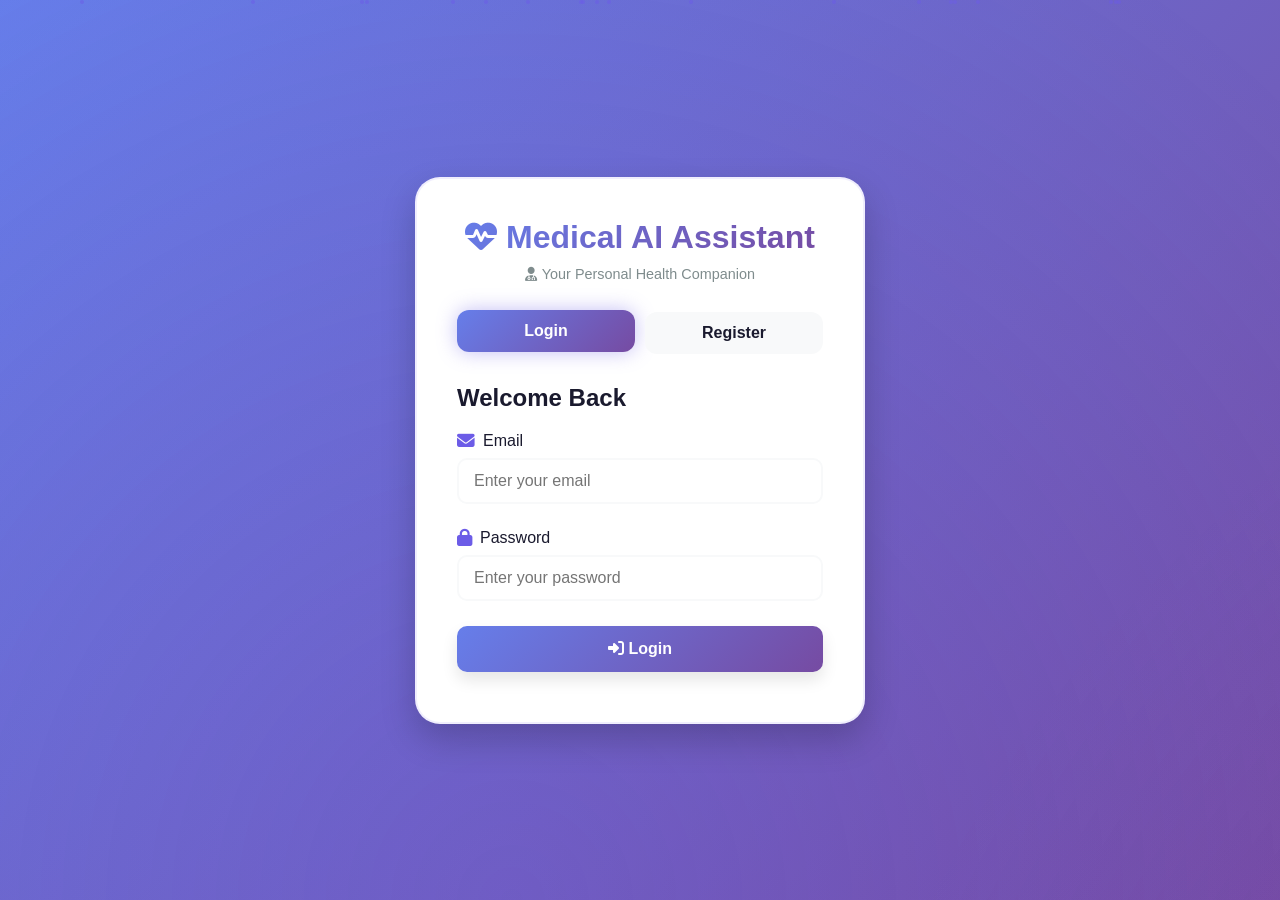
<file: frontend/lab-analysis.html>
<!DOCTYPE html>
<html lang="en">
<head>
    <meta charset="UTF-8">
    <meta name="viewport" content="width=device-width, initial-scale=1.0">
    <title>Lab Analysis - Medical AI Assistant</title>
    <link rel="stylesheet" href="css/styles.css">
    <link rel="stylesheet" href="https://cdnjs.cloudflare.com/ajax/libs/font-awesome/6.4.0/css/all.min.css">
</head>
<body>
    <div class="dashboard">
        <aside class="sidebar">
            <div class="sidebar-header">
                <h2>🏥 Medical AI</h2>
            </div>
            <nav>
                <ul class="nav-menu">
                    <li class="nav-item"><a href="dashboard.html" class="nav-link"><span>📊</span> Dashboard</a></li>
                    <li class="nav-item"><a href="profile.html" class="nav-link"><span>👤</span> Profile</a></li>
                    <li class="nav-item"><a href="skin-analysis.html" class="nav-link"><span>🔬</span> Skin Analysis</a></li>
                    <li class="nav-item"><a href="lab-analysis.html" class="nav-link active"><span>🧪</span> Lab Results</a></li>
                    <li class="nav-item"><a href="chatbot.html" class="nav-link"><span>💬</span> AI Chatbot</a></li>
                    <li class="nav-item"><a href="sound-analysis.html" class="nav-link"><span>🎤</span> Sound Analysis</a></li>
                    <li class="nav-item"><a href="health-records.html" class="nav-link"><span>📋</span> Health Records</a></li>
                    <li class="nav-item"><a href="about.html" class="nav-link"><span>ℹ️</span> About Us</a></li>
                    <li class="nav-item"><a href="contact.html" class="nav-link"><span>📧</span> Contact</a></li>
                    <li class="nav-item"><a href="#" class="nav-link" onclick="logout()"><span>🚪</span> Logout</a></li>
                </ul>
            </nav>
        </aside>

        <main class="main-content">
            <div class="header">
                <h1>🧪 Lab Results Analysis</h1>
            </div>

            <div class="card">
                <div class="card-header">
                    <h2 class="card-title">Upload Lab Report</h2>
                </div>

                <div class="upload-area" id="uploadArea" onclick="document.getElementById('fileInput').click()">
                    <div class="upload-icon">📄</div>
                    <h3>Click or Drag to Upload</h3>
                    <p>Upload a clear image of your lab report</p>
                    <p style="color: #95a5a6; font-size: 0.9rem;">Supported formats: JPG, PNG, PDF</p>
                </div>

                <input type="file" id="fileInput" class="file-input" accept="image/*">

                <div id="imagePreview" class="hidden" style="text-align: center; margin: 20px 0;">
                    <img id="previewImg" style="max-width: 100%; max-height: 400px; border-radius: 10px;">
                </div>

                <button id="analyzeBtn" class="btn btn-primary hidden" onclick="analyzeLabReport()">
                    Analyze Lab Report
                </button>

                <div id="results"></div>
            </div>

            <div class="card">
                <div class="card-header">
                    <h2 class="card-title">ℹ️ Tips for Best Results</h2>
                </div>
                <ul style="line-height: 2;">
                    <li>Ensure the lab report is clearly visible and readable</li>
                    <li>Use good lighting when photographing the report</li>
                    <li>Avoid shadows and glare on the document</li>
                    <li>Make sure all text is in focus</li>
                    <li>Include all relevant test results in the image</li>
                </ul>
            </div>
        </main>
    </div>

    <script src="js/app.js"></script>
    <script>
        checkAuth();

        let selectedFile = null;

        document.getElementById('fileInput').addEventListener('change', (e) => {
            handleFileSelection(e.target.files[0]);
        });

        const uploadArea = document.getElementById('uploadArea');
        setupDragAndDrop(uploadArea, handleFileSelection);

        function handleFileSelection(file) {
            if (!file || !file.type.startsWith('image/')) {
                showNotification('Please select a valid image file', 'error');
                return;
            }

            selectedFile = file;

            const reader = new FileReader();
            reader.onload = (e) => {
                document.getElementById('previewImg').src = e.target.result;
                document.getElementById('imagePreview').classList.remove('hidden');
                document.getElementById('analyzeBtn').classList.remove('hidden');
            };
            reader.readAsDataURL(file);
        }

        async function analyzeLabReport() {
            if (!selectedFile) {
                showNotification('Please select an image first', 'error');
                return;
            }

            const resultsDiv = document.getElementById('results');
            showLoading(resultsDiv);

            try {
                const result = await uploadFile('/analyze/lab', selectedFile, 'image');
                displayLabResult(resultsDiv, result);
                showNotification('Analysis completed successfully!', 'success');
            } catch (error) {
                resultsDiv.innerHTML = `
                    <div class="message error">
                        <strong>Error:</strong> ${error.message}
                    </div>
                `;
                showNotification('Analysis failed. Please try again.', 'error');
            }
        }

        function displayLabResult(container, result) {
            let html = `
                <div class="result-box">
                    <div class="result-item">
                        <div class="result-label">Diagnosis</div>
                        <div class="result-value">${result.diagnosis}</div>
                    </div>
                    
                    <div class="result-item">
                        <div class="result-label">Severity</div>
                        <span class="severity-badge severity-${result.severity}">${result.severity.toUpperCase()}</span>
                    </div>
                    
                    <div class="result-item">
                        <div class="result-label">Treatment Recommendations</div>
                        <div class="result-value">${result.treatment}</div>
                    </div>
            `;

            if (result.lab_values && Object.keys(result.lab_values).length > 0) {
                html += `
                    <div class="result-item">
                        <div class="result-label">Lab Values Detected</div>
                        <table style="width: 100%; margin-top: 10px; border-collapse: collapse;">
                            <thead>
                                <tr style="background: #f8f9fa;">
                                    <th style="padding: 10px; text-align: left;">Test</th>
                                    <th style="padding: 10px; text-align: left;">Value</th>
                                </tr>
                            </thead>
                            <tbody>
                                ${Object.entries(result.lab_values).map(([test, value]) => `
                                    <tr style="border-bottom: 1px solid #ecf0f1;">
                                        <td style="padding: 10px;">${test.toUpperCase()}</td>
                                        <td style="padding: 10px;">${value}</td>
                                    </tr>
                                `).join('')}
                            </tbody>
                        </table>
                    </div>
                `;
            }

            if (result.recommendations && result.recommendations.length > 0) {
                html += `
                    <div class="result-item">
                        <div class="result-label">Recommendations</div>
                        <ul style="margin-top: 10px; padding-left: 20px;">
                            ${result.recommendations.map(rec => `<li>${rec}</li>`).join('')}
                        </ul>
                    </div>
                `;
            }

            html += '</div>';
            container.innerHTML = html;
        }

        function logout() {
            localStorage.clear();
            window.location.href = 'index.html';
        }
    </script>
</body>
</html>
</file>
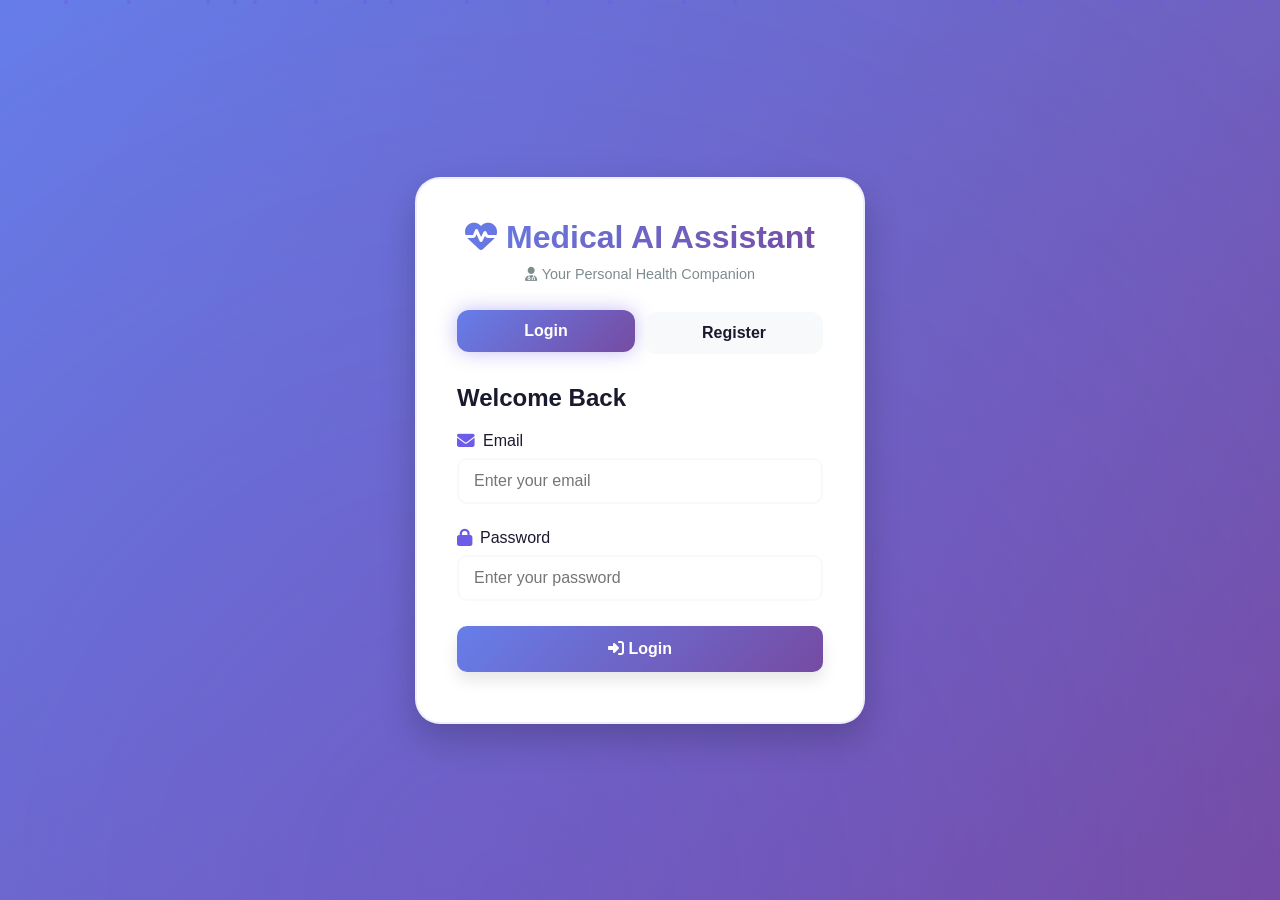
<file: frontend/profile.html>
<!DOCTYPE html>
<html lang="en">
<head>
    <meta charset="UTF-8">
    <meta name="viewport" content="width=device-width, initial-scale=1.0">
    <title>Profile - Medical AI Assistant</title>
    <link rel="stylesheet" href="css/styles.css">
    <link rel="stylesheet" href="https://cdnjs.cloudflare.com/ajax/libs/font-awesome/6.4.0/css/all.min.css">
</head>
<body>
    <div class="dashboard">
        <aside class="sidebar">
            <div class="sidebar-header">
                <h2>🏥 Medical AI</h2>
            </div>
            <nav>
                <ul class="nav-menu">
                    <li class="nav-item"><a href="dashboard.html" class="nav-link"><span>📊</span> Dashboard</a></li>
                    <li class="nav-item"><a href="profile.html" class="nav-link active"><span>👤</span> Profile</a></li>
                    <li class="nav-item"><a href="skin-analysis.html" class="nav-link"><span>🔬</span> Skin Analysis</a></li>
                    <li class="nav-item"><a href="lab-analysis.html" class="nav-link"><span>🧪</span> Lab Results</a></li>
                    <li class="nav-item"><a href="chatbot.html" class="nav-link"><span>💬</span> AI Chatbot</a></li>
                    <li class="nav-item"><a href="sound-analysis.html" class="nav-link"><span>🎤</span> Sound Analysis</a></li>
                    <li class="nav-item"><a href="health-records.html" class="nav-link"><span>📋</span> Health Records</a></li>
                    <li class="nav-item"><a href="about.html" class="nav-link"><span>ℹ️</span> About Us</a></li>
                    <li class="nav-item"><a href="contact.html" class="nav-link"><span>📧</span> Contact</a></li>
                    <li class="nav-item"><a href="#" class="nav-link" onclick="logout()"><span>🚪</span> Logout</a></li>
                </ul>
            </nav>
        </aside>

        <main class="main-content">
            <div class="header">
                <h1>👤 My Profile</h1>
            </div>

            <div class="card">
                <div class="profile-header">
                    <div class="profile-avatar-large" id="profileAvatar">U</div>
                    <h2 id="profileName">User Name</h2>
                    <p style="color: #7f8c8d;" id="profileEmail">user@email.com</p>
                </div>

                <div style="margin-bottom: 30px;">
                    <div style="display: flex; justify-content: space-between; margin-bottom: 10px;">
                        <span>Profile Completion</span>
                        <span id="completionPercent">0%</span>
                    </div>
                    <div class="progress-bar">
                        <div class="progress-fill" id="progressFill" style="width: 0%;">0%</div>
                    </div>
                    <p style="margin-top: 10px; color: #e74c3c; font-size: 0.9rem;">
                        ⚠️ Complete your profile with accurate information for better health assessments
                    </p>
                </div>

                <form id="profileForm">
                    <div class="form-group">
                        <label for="name">Full Name</label>
                        <input type="text" id="name" required>
                    </div>

                    <div class="form-group">
                        <label for="age">Age</label>
                        <input type="number" id="age" min="1" max="150">
                    </div>

                    <div class="form-group">
                        <label for="address">Address</label>
                        <input type="text" id="address">
                    </div>

                    <button type="submit" class="btn btn-primary">Update Profile</button>
                </form>
            </div>
        </main>
    </div>

    <script src="js/app.js"></script>
    <script>
        checkAuth();
        loadProfile();

        async function loadProfile() {
            try {
                const profile = await apiCall('/profile');
                
                document.getElementById('profileName').textContent = profile.name || 'User';
                document.getElementById('profileEmail').textContent = profile.email;
                document.getElementById('profileAvatar').textContent = (profile.name || 'U')[0].toUpperCase();
                
                document.getElementById('name').value = profile.name || '';
                document.getElementById('age').value = profile.age || '';
                document.getElementById('address').value = profile.address || '';
                
                updateCompletionBar(profile);
            } catch (error) {
                showNotification('Failed to load profile', 'error');
            }
        }

        function updateCompletionBar(profile) {
            const fields = ['name', 'age', 'address', 'email'];
            const completed = fields.filter(field => profile[field]).length;
            const percentage = Math.round((completed / fields.length) * 100);
            
            document.getElementById('completionPercent').textContent = percentage + '%';
            document.getElementById('progressFill').style.width = percentage + '%';
            document.getElementById('progressFill').textContent = percentage + '%';
        }

        document.getElementById('profileForm').addEventListener('submit', async (e) => {
            e.preventDefault();
            
            const data = {
                name: document.getElementById('name').value,
                age: parseInt(document.getElementById('age').value),
                address: document.getElementById('address').value
            };

            try {
                await apiCall('/profile', {
                    method: 'PUT',
                    headers: { 'Content-Type': 'application/json' },
                    body: JSON.stringify(data)
                });
                
                showNotification('Profile updated successfully!', 'success');
                loadProfile();
            } catch (error) {
                showNotification('Failed to update profile', 'error');
            }
        });

        function logout() {
            localStorage.clear();
            window.location.href = 'index.html';
        }
    </script>
</body>
</html>
</file>
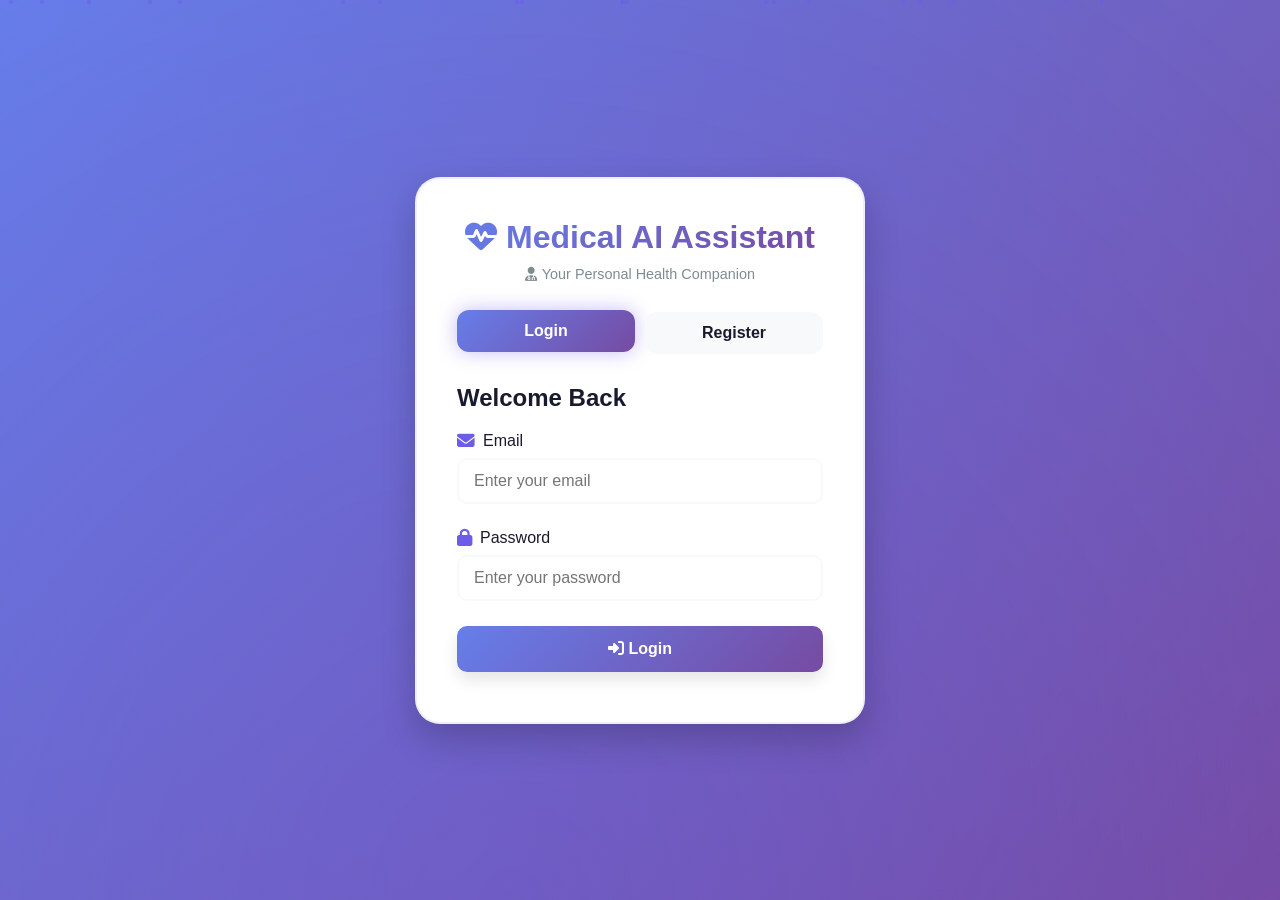
<file: frontend/skin-analysis.html>
<!DOCTYPE html>
<html lang="en">
<head>
    <meta charset="UTF-8">
    <meta name="viewport" content="width=device-width, initial-scale=1.0">
    <title>Skin Analysis - Medical AI Assistant</title>
    <link rel="stylesheet" href="css/styles.css">
    <link rel="stylesheet" href="https://cdnjs.cloudflare.com/ajax/libs/font-awesome/6.4.0/css/all.min.css">
</head>
<body>
    <div class="dashboard">
        <!-- Sidebar -->
        <aside class="sidebar">
            <div class="sidebar-header">
                <h2>🏥 Medical AI</h2>
            </div>
            <nav>
                <ul class="nav-menu">
                    <li class="nav-item">
                        <a href="dashboard.html" class="nav-link">
                            <span>📊</span> Dashboard
                        </a>
                    </li>
                    <li class="nav-item">
                        <a href="profile.html" class="nav-link">
                            <span>👤</span> Profile
                        </a>
                    </li>
                    <li class="nav-item">
                        <a href="skin-analysis.html" class="nav-link active">
                            <span>🔬</span> Skin Analysis
                        </a>
                    </li>
                    <li class="nav-item">
                        <a href="lab-analysis.html" class="nav-link">
                            <span>🧪</span> Lab Results
                        </a>
                    </li>
                    <li class="nav-item">
                        <a href="chatbot.html" class="nav-link">
                            <span>💬</span> AI Chatbot
                        </a>
                    </li>
                    <li class="nav-item">
                        <a href="sound-analysis.html" class="nav-link">
                            <span>🎤</span> Sound Analysis
                        </a>
                    </li>
                    <li class="nav-item">
                        <a href="health-records.html" class="nav-link">
                            <span>📋</span> Health Records
                        </a>
                    </li>
                    <li class="nav-item">
                        <a href="about.html" class="nav-link">
                            <span>ℹ️</span> About Us
                        </a>
                    </li>
                    <li class="nav-item">
                        <a href="contact.html" class="nav-link">
                            <span>📧</span> Contact
                        </a>
                    </li>
                    <li class="nav-item">
                        <a href="#" class="nav-link" onclick="logout()">
                            <span>🚪</span> Logout
                        </a>
                    </li>
                </ul>
            </nav>
        </aside>

        <!-- Main Content -->
        <main class="main-content">
            <div class="header">
                <h1>🔬 Skin Condition Analysis</h1>
            </div>

            <div class="card">
                <div class="card-header">
                    <h2 class="card-title">Upload Skin Image</h2>
                </div>

                <div class="upload-area" id="uploadArea" onclick="document.getElementById('fileInput').click()">
                    <div class="upload-icon">📸</div>
                    <h3>Click or Drag to Upload</h3>
                    <p>Upload a clear image of the affected skin area</p>
                    <p style="color: #95a5a6; font-size: 0.9rem;">Supported formats: JPG, PNG, BMP</p>
                </div>

                <input type="file" id="fileInput" class="file-input" accept="image/*">

                <div id="imagePreview" class="hidden" style="text-align: center; margin: 20px 0;">
                    <img id="previewImg" style="max-width: 100%; max-height: 400px; border-radius: 10px;">
                </div>

                <button id="analyzeBtn" class="btn btn-primary hidden" onclick="analyzeSkin()">
                    Analyze Skin Condition
                </button>

                <div id="results"></div>
            </div>

            <div class="card">
                <div class="card-header">
                    <h2 class="card-title">ℹ️ Tips for Best Results</h2>
                </div>
                <ul style="line-height: 2;">
                    <li>Use good lighting when taking the photo</li>
                    <li>Ensure the affected area is clearly visible</li>
                    <li>Avoid blurry or low-quality images</li>
                    <li>Take the photo from a close distance</li>
                    <li>Clean the area before photographing</li>
                </ul>
            </div>
        </main>
    </div>

    <script src="js/app.js"></script>
    <script>
        checkAuth();

        let selectedFile = null;

        // Setup file input
        document.getElementById('fileInput').addEventListener('change', (e) => {
            handleFileSelection(e.target.files[0]);
        });

        // Setup drag and drop
        const uploadArea = document.getElementById('uploadArea');
        setupDragAndDrop(uploadArea, handleFileSelection);

        function handleFileSelection(file) {
            if (!file || !file.type.startsWith('image/')) {
                showNotification('Please select a valid image file', 'error');
                return;
            }

            selectedFile = file;

            // Show preview
            const reader = new FileReader();
            reader.onload = (e) => {
                document.getElementById('previewImg').src = e.target.result;
                document.getElementById('imagePreview').classList.remove('hidden');
                document.getElementById('analyzeBtn').classList.remove('hidden');
            };
            reader.readAsDataURL(file);
        }

        async function analyzeSkin() {
            if (!selectedFile) {
                showNotification('Please select an image first', 'error');
                return;
            }

            const resultsDiv = document.getElementById('results');
            showLoading(resultsDiv);

            try {
                const result = await uploadFile('/analyze/skin', selectedFile, 'image');
                displayResult(resultsDiv, result);
                showNotification('Analysis completed successfully!', 'success');
            } catch (error) {
                resultsDiv.innerHTML = `
                    <div class="message error">
                        <strong>Error:</strong> ${error.message}
                    </div>
                `;
                showNotification('Analysis failed. Please try again.', 'error');
            }
        }

        function logout() {
            localStorage.clear();
            window.location.href = 'index.html';
        }
    </script>
</body>
</html>
</file>
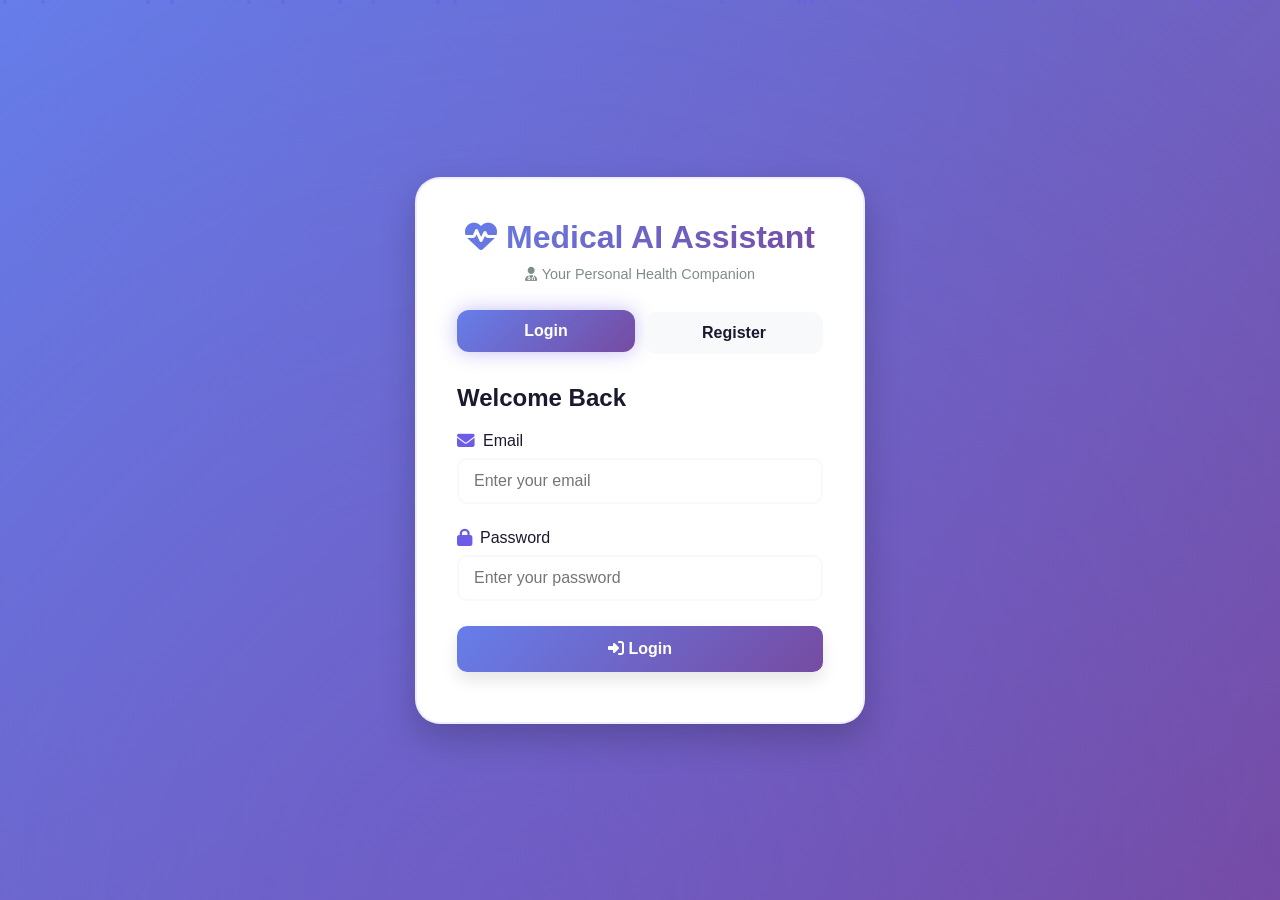
<file: frontend/sound-analysis.html>
<!DOCTYPE html>
<html lang="en">
<head>
    <meta charset="UTF-8">
    <meta name="viewport" content="width=device-width, initial-scale=1.0">
    <title>Sound Analysis - Medical AI Assistant</title>
    <link rel="stylesheet" href="css/styles.css">
    <link rel="stylesheet" href="https://cdnjs.cloudflare.com/ajax/libs/font-awesome/6.4.0/css/all.min.css">
</head>
<body>
    <div class="dashboard">
        <aside class="sidebar">
            <div class="sidebar-header">
                <h2>🏥 Medical AI</h2>
            </div>
            <nav>
                <ul class="nav-menu">
                    <li class="nav-item"><a href="dashboard.html" class="nav-link"><span>📊</span> Dashboard</a></li>
                    <li class="nav-item"><a href="profile.html" class="nav-link"><span>👤</span> Profile</a></li>
                    <li class="nav-item"><a href="skin-analysis.html" class="nav-link"><span>🔬</span> Skin Analysis</a></li>
                    <li class="nav-item"><a href="lab-analysis.html" class="nav-link"><span>🧪</span> Lab Results</a></li>
                    <li class="nav-item"><a href="chatbot.html" class="nav-link"><span>💬</span> AI Chatbot</a></li>
                    <li class="nav-item"><a href="sound-analysis.html" class="nav-link active"><span>🎤</span> Sound Analysis</a></li>
                    <li class="nav-item"><a href="health-records.html" class="nav-link"><span>📋</span> Health Records</a></li>
                    <li class="nav-item"><a href="about.html" class="nav-link"><span>ℹ️</span> About Us</a></li>
                    <li class="nav-item"><a href="contact.html" class="nav-link"><span>📧</span> Contact</a></li>
                    <li class="nav-item"><a href="#" class="nav-link" onclick="logout()"><span>🚪</span> Logout</a></li>
                </ul>
            </nav>
        </aside>

        <main class="main-content">
            <div class="header">
                <h1>🎤 Respiratory Sound Analysis</h1>
            </div>

            <div class="card">
                <div class="card-header">
                    <h2 class="card-title">Upload Audio Recording</h2>
                </div>

                <div class="upload-area" id="uploadArea" onclick="document.getElementById('fileInput').click()">
                    <div class="upload-icon">🎙️</div>
                    <h3>Click or Drag to Upload</h3>
                    <p>Upload a recording of your breathing or coughing</p>
                    <p style="color: #95a5a6; font-size: 0.9rem;">Supported formats: WAV, MP3, M4A</p>
                </div>

                <input type="file" id="fileInput" class="file-input" accept="audio/*">

                <div id="audioPreview" class="hidden" style="text-align: center; margin: 20px 0;">
                    <audio id="previewAudio" controls style="width: 100%; max-width: 500px;"></audio>
                </div>

                <button id="analyzeBtn" class="btn btn-primary hidden" onclick="analyzeSound()">
                    Analyze Sound
                </button>

                <div id="results"></div>
            </div>

            <div class="card">
                <div class="card-header">
                    <h2 class="card-title">ℹ️ Recording Tips</h2>
                </div>
                <ul style="line-height: 2;">
                    <li>Record in a quiet environment</li>
                    <li>Hold the microphone close to your mouth</li>
                    <li>Record for at least 5-10 seconds</li>
                    <li>Include several breaths or coughs</li>
                    <li>Avoid background noise</li>
                    <li>Use a good quality microphone if possible</li>
                </ul>
            </div>
        </main>
    </div>

    <script src="js/app.js"></script>
    <script>
        checkAuth();

        let selectedFile = null;

        document.getElementById('fileInput').addEventListener('change', (e) => {
            handleFileSelection(e.target.files[0]);
        });

        const uploadArea = document.getElementById('uploadArea');
        setupDragAndDrop(uploadArea, handleFileSelection);

        function handleFileSelection(file) {
            if (!file || !file.type.startsWith('audio/')) {
                showNotification('Please select a valid audio file', 'error');
                return;
            }

            selectedFile = file;

            const reader = new FileReader();
            reader.onload = (e) => {
                document.getElementById('previewAudio').src = e.target.result;
                document.getElementById('audioPreview').classList.remove('hidden');
                document.getElementById('analyzeBtn').classList.remove('hidden');
            };
            reader.readAsDataURL(file);
        }

        async function analyzeSound() {
            if (!selectedFile) {
                showNotification('Please select an audio file first', 'error');
                return;
            }

            const resultsDiv = document.getElementById('results');
            showLoading(resultsDiv);

            try {
                const result = await uploadFile('/analyze/sound', selectedFile, 'audio');
                displayResult(resultsDiv, result);
                showNotification('Analysis completed successfully!', 'success');
            } catch (error) {
                resultsDiv.innerHTML = `
                    <div class="message error">
                        <strong>Error:</strong> ${error.message}
                    </div>
                `;
                showNotification('Analysis failed. Please try again.', 'error');
            }
        }

        function logout() {
            localStorage.clear();
            window.location.href = 'index.html';
        }
    </script>
</body>
</html>
</file>
<file: frontend/css/styles.css>
/* Global Styles */
* {
    margin: 0;
    padding: 0;
    box-sizing: border-box;
}

:root {
    --primary-color: #6C5CE7;
    --secondary-color: #00D2D3;
    --accent-color: #FF6B9D;
    --success-color: #00E676;
    --danger-color: #FF3838;
    --warning-color: #FFB800;
    --dark-color: #1A1A2E;
    --light-color: #F8F9FA;
    --white: #FFFFFF;
    --gradient-1: linear-gradient(135deg, #667eea 0%, #764ba2 100%);
    --gradient-2: linear-gradient(135deg, #f093fb 0%, #f5576c 100%);
    --gradient-3: linear-gradient(135deg, #4facfe 0%, #00f2fe 100%);
    --gradient-4: linear-gradient(135deg, #43e97b 0%, #38f9d7 100%);
    --gradient-5: linear-gradient(135deg, #fa709a 0%, #fee140 100%);
    --shadow: 0 8px 16px rgba(0, 0, 0, 0.1);
    --shadow-lg: 0 15px 35px rgba(0, 0, 0, 0.2);
    --shadow-glow: 0 0 20px rgba(108, 92, 231, 0.4);
}

body {
    font-family: 'Segoe UI', Tahoma, Geneva, Verdana, sans-serif;
    background: linear-gradient(135deg, #667eea 0%, #764ba2 100%);
    min-height: 100vh;
    color: var(--dark-color);
    position: relative;
    overflow-x: hidden;
}

body::before {
    content: '';
    position: fixed;
    top: -50%;
    left: -50%;
    width: 200%;
    height: 200%;
    background: radial-gradient(circle, rgba(108, 92, 231, 0.1) 0%, transparent 70%);
    animation: rotate 30s linear infinite;
    pointer-events: none;
    z-index: 0;
}

@keyframes rotate {
    0% { transform: rotate(0deg); }
    100% { transform: rotate(360deg); }
}

/* Login Page */
.login-page {
    display: flex;
    justify-content: center;
    align-items: center;
    min-height: 100vh;
    padding: 20px;
}

.login-container {
    width: 100%;
    max-width: 450px;
}

.login-card {
    background: var(--white);
    border-radius: 25px;
    padding: 40px;
    box-shadow: var(--shadow-lg);
    position: relative;
    z-index: 1;
    animation: slideUp 0.6s ease-out;
    border: 2px solid rgba(108, 92, 231, 0.1);
}

@keyframes slideUp {
    from {
        opacity: 0;
        transform: translateY(30px);
    }
    to {
        opacity: 1;
        transform: translateY(0);
    }
}

.logo {
    text-align: center;
    margin-bottom: 30px;
}

.logo h1 {
    background: var(--gradient-1);
    -webkit-background-clip: text;
    -webkit-text-fill-color: transparent;
    background-clip: text;
    font-size: 2rem;
    margin-bottom: 10px;
    animation: pulse 2s ease-in-out infinite;
}

@keyframes pulse {
    0%, 100% { transform: scale(1); }
    50% { transform: scale(1.05); }
}

.logo p {
    color: #7f8c8d;
    font-size: 0.9rem;
}

/* Tabs */
.tabs {
    display: flex;
    gap: 10px;
    margin-bottom: 30px;
}

.tab-btn {
    flex: 1;
    padding: 12px;
    border: none;
    background: var(--light-color);
    color: var(--dark-color);
    border-radius: 12px;
    cursor: pointer;
    font-size: 1rem;
    font-weight: 600;
    transition: all 0.3s cubic-bezier(0.175, 0.885, 0.32, 1.275);
    position: relative;
    overflow: hidden;
}

.tab-btn:hover {
    transform: translateY(-2px);
    box-shadow: var(--shadow);
}

.tab-btn.active {
    background: var(--gradient-1);
    color: var(--white);
    box-shadow: var(--shadow-glow);
    transform: translateY(-2px);
}

/* Forms */
.auth-form {
    display: none;
}

.auth-form.active {
    display: block;
}

.auth-form h2 {
    margin-bottom: 20px;
    color: var(--dark-color);
}

.form-group {
    margin-bottom: 20px;
}

.form-group label {
    display: block;
    margin-bottom: 8px;
    color: var(--dark-color);
    font-weight: 500;
}

.form-group input,
.form-group textarea,
.form-group select {
    width: 100%;
    padding: 12px 15px;
    border: 2px solid var(--light-color);
    border-radius: 10px;
    font-size: 1rem;
    transition: border-color 0.3s;
}

.form-group input:focus,
.form-group textarea:focus,
.form-group select:focus {
    outline: none;
    border-color: var(--primary-color);
}

/* Buttons */
.btn {
    width: 100%;
    padding: 14px;
    border: none;
    border-radius: 10px;
    font-size: 1rem;
    font-weight: 600;
    cursor: pointer;
    transition: all 0.3s;
    margin-bottom: 10px;
}

.btn-primary {
    background: var(--gradient-1);
    color: var(--white);
    position: relative;
    overflow: hidden;
    box-shadow: var(--shadow);
}

.btn-primary::before {
    content: '';
    position: absolute;
    top: 0;
    left: -100%;
    width: 100%;
    height: 100%;
    background: linear-gradient(90deg, transparent, rgba(255, 255, 255, 0.3), transparent);
    transition: left 0.5s;
}

.btn-primary:hover::before {
    left: 100%;
}

.btn-primary:hover {
    transform: translateY(-3px);
    box-shadow: var(--shadow-glow);
}

.btn-google {
    background: var(--white);
    color: var(--dark-color);
    border: 2px solid var(--light-color);
    display: flex;
    align-items: center;
    justify-content: center;
    gap: 10px;
}

.btn-google:hover {
    border-color: var(--primary-color);
}

.divider {
    text-align: center;
    margin: 20px 0;
    color: #95a5a6;
    position: relative;
}

.divider::before,
.divider::after {
    content: '';
    position: absolute;
    top: 50%;
    width: 40%;
    height: 1px;
    background: var(--light-color);
}

.divider::before {
    left: 0;
}

.divider::after {
    right: 0;
}

/* Messages */
.message {
    padding: 12px;
    border-radius: 10px;
    margin-top: 20px;
    display: none;
    text-align: center;
}

.message.success {
    background: #d4edda;
    color: #155724;
    border: 1px solid #c3e6cb;
}

.message.error {
    background: #f8d7da;
    color: #721c24;
    border: 1px solid #f5c6cb;
}

.message.info {
    background: #d1ecf1;
    color: #0c5460;
    border: 1px solid #bee5eb;
}

/* Dashboard Layout */
.dashboard {
    display: flex;
    min-height: 100vh;
    background: #f5f6fa;
}

.sidebar {
    width: 260px;
    background: linear-gradient(180deg, #ffffff 0%, #f8f9fa 100%);
    box-shadow: var(--shadow-lg);
    padding: 20px;
    position: fixed;
    height: 100vh;
    overflow-y: auto;
    border-right: 3px solid rgba(108, 92, 231, 0.1);
}

.sidebar-header {
    text-align: center;
    padding-bottom: 20px;
    border-bottom: 2px solid var(--light-color);
    margin-bottom: 20px;
}

.sidebar-header h2 {
    color: var(--primary-color);
    font-size: 1.5rem;
}

.nav-menu {
    list-style: none;
}

.nav-item {
    margin-bottom: 10px;
}

.nav-link {
    display: flex;
    align-items: center;
    gap: 12px;
    padding: 12px 15px;
    color: var(--dark-color);
    text-decoration: none;
    border-radius: 10px;
    transition: all 0.3s;
}

.nav-link:hover,
.nav-link.active {
    background: var(--gradient-1);
    color: var(--white);
    transform: translateX(5px);
    box-shadow: var(--shadow);
}

.nav-link i {
    font-size: 1.3rem;
    transition: transform 0.3s;
}

.nav-link:hover i {
    transform: scale(1.2) rotate(5deg);
}

.nav-link span {
    font-size: 1.2rem;
}

.main-content {
    margin-left: 260px;
    flex: 1;
    padding: 30px;
}

.header {
    background: linear-gradient(135deg, rgba(255, 255, 255, 0.95) 0%, rgba(255, 255, 255, 1) 100%);
    padding: 20px 30px;
    border-radius: 20px;
    box-shadow: var(--shadow-lg);
    margin-bottom: 30px;
    display: flex;
    justify-content: space-between;
    align-items: center;
    border: 2px solid rgba(108, 92, 231, 0.1);
    animation: slideInUp 0.6s ease-out;
}

.header h1 {
    color: var(--dark-color);
}

.user-info {
    display: flex;
    align-items: center;
    gap: 15px;
}

.user-avatar {
    width: 45px;
    height: 45px;
    border-radius: 50%;
    background: var(--gradient-1);
    color: var(--white);
    display: flex;
    align-items: center;
    justify-content: center;
    font-weight: 600;
    font-size: 1.2rem;
    box-shadow: var(--shadow);
    transition: all 0.3s;
    cursor: pointer;
}

.user-avatar:hover {
    transform: scale(1.1) rotate(5deg);
    box-shadow: var(--shadow-glow);
}

/* Cards */
.card {
    background: var(--white);
    border-radius: 20px;
    padding: 25px;
    box-shadow: var(--shadow);
    margin-bottom: 20px;
    transition: all 0.3s;
    border: 2px solid transparent;
    animation: fadeIn 0.6s ease-out;
}

.card:hover {
    box-shadow: var(--shadow-lg);
    border-color: rgba(108, 92, 231, 0.2);
    transform: translateY(-5px);
}

.card-header {
    display: flex;
    justify-content: space-between;
    align-items: center;
    margin-bottom: 20px;
}

.card-title {
    font-size: 1.3rem;
    color: var(--dark-color);
}

.stats-grid {
    display: grid;
    grid-template-columns: repeat(auto-fit, minmax(250px, 1fr));
    gap: 20px;
    margin-bottom: 30px;
}

.stat-card {
    background: var(--gradient-1);
    color: var(--white);
    padding: 25px;
    border-radius: 20px;
    box-shadow: var(--shadow-lg);
    position: relative;
    overflow: hidden;
    transition: all 0.3s;
    animation: fadeIn 0.6s ease-out;
}

.stat-card::before {
    content: '';
    position: absolute;
    top: -50%;
    right: -50%;
    width: 200%;
    height: 200%;
    background: radial-gradient(circle, rgba(255, 255, 255, 0.1) 0%, transparent 70%);
    animation: rotate 20s linear infinite;
}

.stat-card:hover {
    transform: translateY(-10px) scale(1.02);
    box-shadow: 0 20px 40px rgba(0, 0, 0, 0.3);
}

.stat-card:nth-child(2) {
    background: var(--gradient-3);
}

.stat-card:nth-child(3) {
    background: var(--gradient-4);
}

.stat-card:nth-child(4) {
    background: var(--gradient-5);
}

@keyframes fadeIn {
    from {
        opacity: 0;
        transform: translateY(20px);
    }
    to {
        opacity: 1;
        transform: translateY(0);
    }
}

.stat-card h3 {
    font-size: 2rem;
    margin-bottom: 10px;
}

.stat-card p {
    opacity: 0.9;
}

/* Upload Area */
.upload-area {
    border: 3px dashed rgba(108, 92, 231, 0.3);
    border-radius: 20px;
    padding: 40px;
    text-align: center;
    cursor: pointer;
    transition: all 0.4s cubic-bezier(0.175, 0.885, 0.32, 1.275);
    margin-bottom: 20px;
    background: linear-gradient(135deg, rgba(108, 92, 231, 0.02) 0%, rgba(0, 210, 211, 0.02) 100%);
    position: relative;
    overflow: hidden;
}

.upload-area::before {
    content: '';
    position: absolute;
    top: -50%;
    left: -50%;
    width: 200%;
    height: 200%;
    background: radial-gradient(circle, rgba(108, 92, 231, 0.05) 0%, transparent 70%);
    animation: rotate 20s linear infinite;
    pointer-events: none;
}

.upload-area:hover {
    border-color: var(--primary-color);
    background: linear-gradient(135deg, rgba(108, 92, 231, 0.05) 0%, rgba(0, 210, 211, 0.05) 100%);
    transform: scale(1.02);
}

.upload-icon {
    animation: bounce 2s ease-in-out infinite;
}

@keyframes bounce {
    0%, 100% { transform: translateY(0); }
    50% { transform: translateY(-10px); }
}

.upload-area.dragover {
    border-color: var(--secondary-color);
    background: #e8f5e9;
}

.upload-icon {
    font-size: 3rem;
    margin-bottom: 15px;
}

.file-input {
    display: none;
}

/* Results */
.result-box {
    background: linear-gradient(135deg, #f8f9fa 0%, #ffffff 100%);
    border-radius: 20px;
    padding: 25px;
    margin-top: 20px;
    border: 2px solid rgba(108, 92, 231, 0.1);
    box-shadow: var(--shadow);
    animation: slideInUp 0.6s ease-out;
}

.result-item {
    margin-bottom: 15px;
    padding-bottom: 15px;
    border-bottom: 1px solid var(--light-color);
}

.result-item:last-child {
    border-bottom: none;
}

.result-label {
    font-weight: 600;
    color: var(--dark-color);
    margin-bottom: 5px;
}

.result-value {
    color: #7f8c8d;
}

.severity-badge {
    display: inline-block;
    padding: 5px 15px;
    border-radius: 20px;
    font-size: 0.85rem;
    font-weight: 600;
}

.severity-none {
    background: linear-gradient(135deg, #d4edda 0%, #a8e6cf 100%);
    color: #155724;
    box-shadow: 0 4px 8px rgba(21, 87, 36, 0.2);
}

.severity-mild {
    background: linear-gradient(135deg, #fff3cd 0%, #ffe066 100%);
    color: #856404;
    box-shadow: 0 4px 8px rgba(133, 100, 4, 0.2);
}

.severity-moderate {
    background: linear-gradient(135deg, #ffb3ba 0%, #ff8fa3 100%);
    color: #721c24;
    box-shadow: 0 4px 8px rgba(114, 28, 36, 0.2);
}

.severity-severe {
    background: linear-gradient(135deg, #ff6b6b 0%, #ee5a6f 100%);
    color: #ffffff;
    box-shadow: 0 4px 8px rgba(238, 90, 111, 0.3);
}

/* Chatbot */
.chat-container {
    height: 600px;
    display: flex;
    flex-direction: column;
}

.chat-messages {
    flex: 1;
    overflow-y: auto;
    padding: 20px;
    background: linear-gradient(135deg, #f8f9fa 0%, #ffffff 100%);
    border-radius: 20px;
    margin-bottom: 20px;
    border: 2px solid rgba(108, 92, 231, 0.1);
}

.message-bubble {
    max-width: 70%;
    padding: 12px 18px;
    border-radius: 18px;
    margin-bottom: 15px;
    word-wrap: break-word;
}

.message-user {
    background: var(--gradient-1);
    color: var(--white);
    margin-left: auto;
    border-bottom-right-radius: 5px;
    box-shadow: var(--shadow);
    animation: slideInRight 0.3s ease-out;
}

@keyframes slideInRight {
    from {
        opacity: 0;
        transform: translateX(20px);
    }
    to {
        opacity: 1;
        transform: translateX(0);
    }
}

.message-bot {
    background: var(--white);
    color: var(--dark-color);
    border-bottom-left-radius: 5px;
    box-shadow: var(--shadow);
    animation: slideInLeft 0.3s ease-out;
    border-left: 4px solid var(--primary-color);
}

@keyframes slideInLeft {
    from {
        opacity: 0;
        transform: translateX(-20px);
    }
    to {
        opacity: 1;
        transform: translateX(0);
    }
}

.chat-input-area {
    display: flex;
    gap: 10px;
}

.chat-input {
    flex: 1;
    padding: 12px 18px;
    border: 2px solid rgba(108, 92, 231, 0.2);
    border-radius: 25px;
    font-size: 1rem;
    transition: all 0.3s;
}

.chat-input:focus {
    border-color: var(--primary-color);
    box-shadow: 0 0 0 3px rgba(108, 92, 231, 0.1);
}

.btn-send {
    padding: 12px 30px;
    background: var(--gradient-1);
    color: var(--white);
    border: none;
    border-radius: 25px;
    cursor: pointer;
    font-weight: 600;
    transition: all 0.3s;
    box-shadow: var(--shadow);
}

.btn-send:hover {
    transform: scale(1.05);
    box-shadow: var(--shadow-glow);
}

.btn-send:active {
    transform: scale(0.95);
}

/* Profile */
.profile-header {
    text-align: center;
    margin-bottom: 30px;
}

.profile-avatar-large {
    width: 120px;
    height: 120px;
    border-radius: 50%;
    background: var(--gradient-1);
    color: var(--white);
    display: flex;
    align-items: center;
    justify-content: center;
    font-size: 3rem;
    margin: 0 auto 20px;
    box-shadow: var(--shadow-glow);
    animation: float 3s ease-in-out infinite;
    border: 5px solid var(--white);
}

@keyframes float {
    0%, 100% { transform: translateY(0); }
    50% { transform: translateY(-10px); }
}

.progress-bar {
    width: 100%;
    height: 30px;
    background: var(--light-color);
    border-radius: 15px;
    overflow: hidden;
    margin-top: 10px;
}

.progress-fill {
    height: 100%;
    background: var(--gradient-4);
    display: flex;
    align-items: center;
    justify-content: center;
    color: var(--white);
    font-weight: 600;
    transition: width 1s ease-out;
    position: relative;
    overflow: hidden;
}

.progress-fill::before {
    content: '';
    position: absolute;
    top: 0;
    left: -100%;
    width: 100%;
    height: 100%;
    background: linear-gradient(90deg, transparent, rgba(255, 255, 255, 0.4), transparent);
    animation: shimmer 2s infinite;
}

@keyframes shimmer {
    0% { left: -100%; }
    100% { left: 100%; }
}

/* Responsive */
@media (max-width: 768px) {
    .sidebar {
        width: 100%;
        position: relative;
        height: auto;
    }

    .main-content {
        margin-left: 0;
    }

    .stats-grid {
        grid-template-columns: 1fr;
    }

    .message-bubble {
        max-width: 85%;
    }
}

/* Loading Spinner */
.spinner {
    border: 4px solid rgba(108, 92, 231, 0.2);
    border-top: 4px solid var(--primary-color);
    border-radius: 50%;
    width: 50px;
    height: 50px;
    animation: spin 0.8s linear infinite;
    margin: 20px auto;
    box-shadow: 0 0 20px rgba(108, 92, 231, 0.3);
}

@keyframes spin {
    0% { transform: rotate(0deg); }
    100% { transform: rotate(360deg); }
}

/* Floating particles effect */
.particles {
    position: fixed;
    top: 0;
    left: 0;
    width: 100%;
    height: 100%;
    pointer-events: none;
    z-index: 0;
}

.particle {
    position: absolute;
    width: 4px;
    height: 4px;
    background: rgba(108, 92, 231, 0.5);
    border-radius: 50%;
    animation: float-particle 15s infinite;
}

@keyframes float-particle {
    0% {
        transform: translateY(100vh) translateX(0);
        opacity: 0;
    }
    10% {
        opacity: 1;
    }
    90% {
        opacity: 1;
    }
    100% {
        transform: translateY(-100vh) translateX(100px);
        opacity: 0;
    }
}

.hidden {
    display: none;
}

/* Additional modern animations and effects */
@keyframes rotate {
    0% { transform: rotate(0deg); }
    100% { transform: rotate(360deg); }
}

/* Hover effects for buttons */
.btn {
    position: relative;
    overflow: hidden;
    z-index: 1;
}

.btn::after {
    content: '';
    position: absolute;
    top: 50%;
    left: 50%;
    width: 0;
    height: 0;
    border-radius: 50%;
    background: rgba(255, 255, 255, 0.2);
    transform: translate(-50%, -50%);
    transition: width 0.6s, height 0.6s;
    z-index: -1;
}

.btn:hover::after {
    width: 300px;
    height: 300px;
}

/* Glowing effect for important elements */
.glow {
    animation: glow 2s ease-in-out infinite;
}

@keyframes glow {
    0%, 100% {
        box-shadow: 0 0 5px rgba(108, 92, 231, 0.5);
    }
    50% {
        box-shadow: 0 0 20px rgba(108, 92, 231, 0.8), 0 0 30px rgba(108, 92, 231, 0.6);
    }
}

/* Smooth scroll behavior */
html {
    scroll-behavior: smooth;
}

/* Enhanced form inputs */
.form-group input:focus,
.form-group textarea:focus,
.form-group select:focus {
    border-color: var(--primary-color);
    box-shadow: 0 0 0 3px rgba(108, 92, 231, 0.1);
    transform: translateY(-2px);
}

/* Icon animations */
@keyframes iconPulse {
    0%, 100% {
        transform: scale(1);
    }
    50% {
        transform: scale(1.1);
    }
}

.nav-link:hover i,
.btn:hover i {
    animation: iconPulse 0.6s ease-in-out;
}

/* Card hover effects */
.card {
    transition: all 0.4s cubic-bezier(0.175, 0.885, 0.32, 1.275);
}

/* Gradient text effect */
.gradient-text {
    background: var(--gradient-1);
    -webkit-background-clip: text;
    -webkit-text-fill-color: transparent;
    background-clip: text;
}

/* Loading animation for images */
img {
    transition: opacity 0.3s;
}

img:not([src]) {
    opacity: 0;
}

/* Ripple effect on click */
.ripple {
    position: relative;
    overflow: hidden;
}

.ripple::before {
    content: '';
    position: absolute;
    top: 50%;
    left: 50%;
    width: 0;
    height: 0;
    border-radius: 50%;
    background: rgba(255, 255, 255, 0.5);
    transform: translate(-50%, -50%);
    transition: width 0.6s, height 0.6s;
}

.ripple:active::before {
    width: 300px;
    height: 300px;
}

/* Skeleton loading animation */
@keyframes skeleton-loading {
    0% {
        background-position: -200px 0;
    }
    100% {
        background-position: calc(200px + 100%) 0;
    }
}

.skeleton {
    background: linear-gradient(90deg, #f0f0f0 25%, #e0e0e0 50%, #f0f0f0 75%);
    background-size: 200px 100%;
    animation: skeleton-loading 1.5s infinite;
}

/* Tooltip styles */
[data-tooltip] {
    position: relative;
    cursor: pointer;
}

[data-tooltip]::after {
    content: attr(data-tooltip);
    position: absolute;
    bottom: 100%;
    left: 50%;
    transform: translateX(-50%) translateY(-5px);
    padding: 8px 12px;
    background: var(--dark-color);
    color: var(--white);
    border-radius: 6px;
    font-size: 0.85rem;
    white-space: nowrap;
    opacity: 0;
    pointer-events: none;
    transition: opacity 0.3s, transform 0.3s;
    z-index: 1000;
}

[data-tooltip]:hover::after {
    opacity: 1;
    transform: translateX(-50%) translateY(-10px);
}

/* Notification animations */
.message {
    animation: slideInDown 0.5s ease-out;
}

@keyframes slideInDown {
    from {
        opacity: 0;
        transform: translateY(-20px);
    }
    to {
        opacity: 1;
        transform: translateY(0);
    }
}

/* Responsive enhancements */
@media (max-width: 768px) {
    .stat-card {
        animation-delay: 0s !important;
    }
    
    .card {
        animation-delay: 0s !important;
    }
}


/* Modern glassmorphism effect */
.glass-effect {
    background: rgba(255, 255, 255, 0.1);
    backdrop-filter: blur(10px);
    -webkit-backdrop-filter: blur(10px);
    border: 1px solid rgba(255, 255, 255, 0.2);
}

/* Neon glow effect for special elements */
.neon-glow {
    text-shadow: 0 0 10px rgba(108, 92, 231, 0.8),
                 0 0 20px rgba(108, 92, 231, 0.6),
                 0 0 30px rgba(108, 92, 231, 0.4);
}

/* 3D card effect */
.card-3d {
    transform-style: preserve-3d;
    transition: transform 0.6s;
}

.card-3d:hover {
    transform: rotateY(5deg) rotateX(5deg);
}

/* Gradient border animation */
@keyframes gradient-border {
    0% {
        background-position: 0% 50%;
    }
    50% {
        background-position: 100% 50%;
    }
    100% {
        background-position: 0% 50%;
    }
}

.animated-border {
    position: relative;
    background: linear-gradient(45deg, #667eea, #764ba2, #f093fb, #667eea);
    background-size: 300% 300%;
    animation: gradient-border 3s ease infinite;
    padding: 3px;
    border-radius: 20px;
}

.animated-border > * {
    background: var(--white);
    border-radius: 17px;
}

/* Typing indicator animation */
.typing-indicator {
    display: inline-flex;
    gap: 4px;
}

.typing-indicator span {
    width: 8px;
    height: 8px;
    border-radius: 50%;
    background: var(--primary-color);
    animation: typing 1.4s infinite;
}

.typing-indicator span:nth-child(2) {
    animation-delay: 0.2s;
}

.typing-indicator span:nth-child(3) {
    animation-delay: 0.4s;
}

@keyframes typing {
    0%, 60%, 100% {
        transform: translateY(0);
        opacity: 0.7;
    }
    30% {
        transform: translateY(-10px);
        opacity: 1;
    }
}

/* Success checkmark animation */
@keyframes checkmark {
    0% {
        stroke-dashoffset: 100;
    }
    100% {
        stroke-dashoffset: 0;
    }
}

/* Shake animation for errors */
@keyframes shake {
    0%, 100% { transform: translateX(0); }
    10%, 30%, 50%, 70%, 90% { transform: translateX(-5px); }
    20%, 40%, 60%, 80% { transform: translateX(5px); }
}

.shake {
    animation: shake 0.5s;
}

/* Zoom in animation */
@keyframes zoomIn {
    from {
        opacity: 0;
        transform: scale(0.8);
    }
    to {
        opacity: 1;
        transform: scale(1);
    }
}

.zoom-in {
    animation: zoomIn 0.5s ease-out;
}

/* Slide animations */
@keyframes slideInUp {
    from {
        opacity: 0;
        transform: translateY(30px);
    }
    to {
        opacity: 1;
        transform: translateY(0);
    }
}

.slide-in-up {
    animation: slideInUp 0.6s ease-out;
}

/* Heartbeat animation for important notifications */
@keyframes heartbeat {
    0%, 100% { transform: scale(1); }
    10%, 30% { transform: scale(1.1); }
    20%, 40% { transform: scale(1); }
}

.heartbeat {
    animation: heartbeat 1.5s ease-in-out infinite;
}

/* Rainbow text effect */
@keyframes rainbow {
    0% { filter: hue-rotate(0deg); }
    100% { filter: hue-rotate(360deg); }
}

.rainbow-text {
    background: linear-gradient(90deg, #ff0000, #ff7f00, #ffff00, #00ff00, #0000ff, #4b0082, #9400d3);
    -webkit-background-clip: text;
    -webkit-text-fill-color: transparent;
    background-clip: text;
    animation: rainbow 3s linear infinite;
}

/* Smooth transitions for all interactive elements */
a, button, input, textarea, select {
    transition: all 0.3s cubic-bezier(0.4, 0, 0.2, 1);
}

/* Focus visible for accessibility */
*:focus-visible {
    outline: 3px solid var(--primary-color);
    outline-offset: 2px;
}

/* Custom scrollbar */
::-webkit-scrollbar {
    width: 10px;
    height: 10px;
}

::-webkit-scrollbar-track {
    background: var(--light-color);
    border-radius: 10px;
}

::-webkit-scrollbar-thumb {
    background: var(--gradient-1);
    border-radius: 10px;
}

::-webkit-scrollbar-thumb:hover {
    background: var(--primary-color);
}

/* Selection color */
::selection {
    background: var(--primary-color);
    color: var(--white);
}

::-moz-selection {
    background: var(--primary-color);
    color: var(--white);
}


/* Ripple effect styles */
.ripple-effect {
    position: absolute;
    border-radius: 50%;
    background: rgba(255, 255, 255, 0.6);
    transform: scale(0);
    animation: ripple-animation 0.6s ease-out;
    pointer-events: none;
}

@keyframes ripple-animation {
    to {
        transform: scale(4);
        opacity: 0;
    }
}

/* Scroll to top button hover effect */
.scroll-to-top:hover {
    transform: translateY(-5px) scale(1.1);
    box-shadow: var(--shadow-glow);
}

/* Enhanced stat card with icon background */
.stat-card {
    position: relative;
    overflow: hidden;
}

.stat-card i {
    position: absolute;
    right: 20px;
    top: 20px;
    font-size: 3rem;
    opacity: 0.15;
    transition: all 0.3s;
}

.stat-card:hover i {
    transform: scale(1.2) rotate(10deg);
    opacity: 0.25;
}

/* Enhanced message bubbles */
.message-bubble {
    position: relative;
    animation: messageSlide 0.4s ease-out;
}

@keyframes messageSlide {
    from {
        opacity: 0;
        transform: translateY(10px);
    }
    to {
        opacity: 1;
        transform: translateY(0);
    }
}

/* Typing indicator dots */
.typing-indicator span {
    display: inline-block;
    width: 8px;
    height: 8px;
    margin: 0 2px;
    background: var(--primary-color);
    border-radius: 50%;
    animation: typing-dot 1.4s infinite ease-in-out;
}

.typing-indicator span:nth-child(1) {
    animation-delay: 0s;
}

.typing-indicator span:nth-child(2) {
    animation-delay: 0.2s;
}

.typing-indicator span:nth-child(3) {
    animation-delay: 0.4s;
}

@keyframes typing-dot {
    0%, 60%, 100% {
        transform: translateY(0);
        opacity: 0.5;
    }
    30% {
        transform: translateY(-10px);
        opacity: 1;
    }
}

/* Enhanced form group with floating labels */
.form-group {
    position: relative;
    margin-bottom: 25px;
}

.form-group label {
    transition: all 0.3s;
    display: flex;
    align-items: center;
    gap: 8px;
}

.form-group label i {
    color: var(--primary-color);
    font-size: 1.1rem;
}

/* Enhanced upload area with pulsing animation */
.upload-area {
    animation: pulse-border 3s ease-in-out infinite;
}

@keyframes pulse-border {
    0%, 100% {
        border-color: rgba(108, 92, 231, 0.3);
    }
    50% {
        border-color: rgba(108, 92, 231, 0.6);
    }
}

.upload-area:hover {
    animation: none;
}

/* Enhanced sidebar with gradient overlay */
.sidebar::before {
    content: '';
    position: absolute;
    top: 0;
    left: 0;
    right: 0;
    height: 200px;
    background: linear-gradient(180deg, rgba(108, 92, 231, 0.05) 0%, transparent 100%);
    pointer-events: none;
}

/* Enhanced nav items with slide effect */
.nav-item {
    position: relative;
    overflow: hidden;
}

.nav-link::before {
    content: '';
    position: absolute;
    left: -100%;
    top: 0;
    width: 100%;
    height: 100%;
    background: linear-gradient(90deg, transparent, rgba(255, 255, 255, 0.2), transparent);
    transition: left 0.5s;
}

.nav-link:hover::before {
    left: 100%;
}

/* Enhanced progress bar with gradient animation */
.progress-bar {
    position: relative;
    overflow: hidden;
}

.progress-bar::after {
    content: '';
    position: absolute;
    top: 0;
    left: 0;
    right: 0;
    bottom: 0;
    background: linear-gradient(90deg, transparent, rgba(255, 255, 255, 0.3), transparent);
    animation: progress-shine 2s infinite;
}

@keyframes progress-shine {
    0% {
        transform: translateX(-100%);
    }
    100% {
        transform: translateX(100%);
    }
}

/* Enhanced severity badges with icons */
.severity-badge {
    display: inline-flex;
    align-items: center;
    gap: 5px;
    padding: 6px 16px;
    border-radius: 20px;
    font-size: 0.85rem;
    font-weight: 600;
    transition: all 0.3s;
}

.severity-badge:hover {
    transform: scale(1.05);
}

/* Enhanced user avatar with ring animation */
.user-avatar,
.profile-avatar-large {
    position: relative;
}

.user-avatar::after,
.profile-avatar-large::after {
    content: '';
    position: absolute;
    top: -5px;
    left: -5px;
    right: -5px;
    bottom: -5px;
    border-radius: 50%;
    border: 2px solid var(--primary-color);
    opacity: 0;
    transition: opacity 0.3s;
}

.user-avatar:hover::after,
.profile-avatar-large:hover::after {
    opacity: 1;
    animation: ring-pulse 1.5s ease-out infinite;
}

@keyframes ring-pulse {
    0% {
        transform: scale(1);
        opacity: 1;
    }
    100% {
        transform: scale(1.2);
        opacity: 0;
    }
}

/* Enhanced card title with underline effect */
.card-title {
    position: relative;
    display: inline-block;
    padding-bottom: 10px;
}

.card-title::after {
    content: '';
    position: absolute;
    bottom: 0;
    left: 0;
    width: 0;
    height: 3px;
    background: var(--gradient-1);
    transition: width 0.3s;
    border-radius: 2px;
}

.card:hover .card-title::after {
    width: 60px;
}

/* Enhanced button group spacing */
.stats-grid a.btn {
    text-decoration: none;
    display: flex;
    align-items: center;
    justify-content: center;
    gap: 8px;
}

/* Loading state for buttons */
.btn.loading {
    pointer-events: none;
    opacity: 0.7;
    position: relative;
}

.btn.loading::after {
    content: '';
    position: absolute;
    width: 16px;
    height: 16px;
    border: 2px solid rgba(255, 255, 255, 0.3);
    border-top-color: white;
    border-radius: 50%;
    animation: spin 0.8s linear infinite;
    right: 15px;
}

/* Enhanced result items with hover effect */
.result-item {
    transition: all 0.3s;
    padding: 15px;
    border-radius: 10px;
    margin-bottom: 15px;
}

.result-item:hover {
    background: rgba(108, 92, 231, 0.05);
    transform: translateX(5px);
}

/* Enhanced table styles */
table {
    border-collapse: separate;
    border-spacing: 0;
    overflow: hidden;
    border-radius: 10px;
}

table tr {
    transition: all 0.3s;
}

table tr:hover {
    background: rgba(108, 92, 231, 0.05);
    transform: scale(1.01);
}

/* Enhanced login page background */
.login-page::before {
    content: '';
    position: fixed;
    top: 0;
    left: 0;
    right: 0;
    bottom: 0;
    background: 
        radial-gradient(circle at 20% 50%, rgba(108, 92, 231, 0.2) 0%, transparent 50%),
        radial-gradient(circle at 80% 80%, rgba(118, 75, 162, 0.2) 0%, transparent 50%);
    animation: background-shift 15s ease-in-out infinite;
    pointer-events: none;
}

@keyframes background-shift {
    0%, 100% {
        opacity: 1;
    }
    50% {
        opacity: 0.7;
    }
}

/* Print styles */
@media print {
    .sidebar,
    .header,
    .btn,
    .particles {
        display: none !important;
    }
    
    .main-content {
        margin-left: 0 !important;
    }
    
    .card {
        break-inside: avoid;
        box-shadow: none !important;
        border: 1px solid #ddd;
    }
}
</file>
